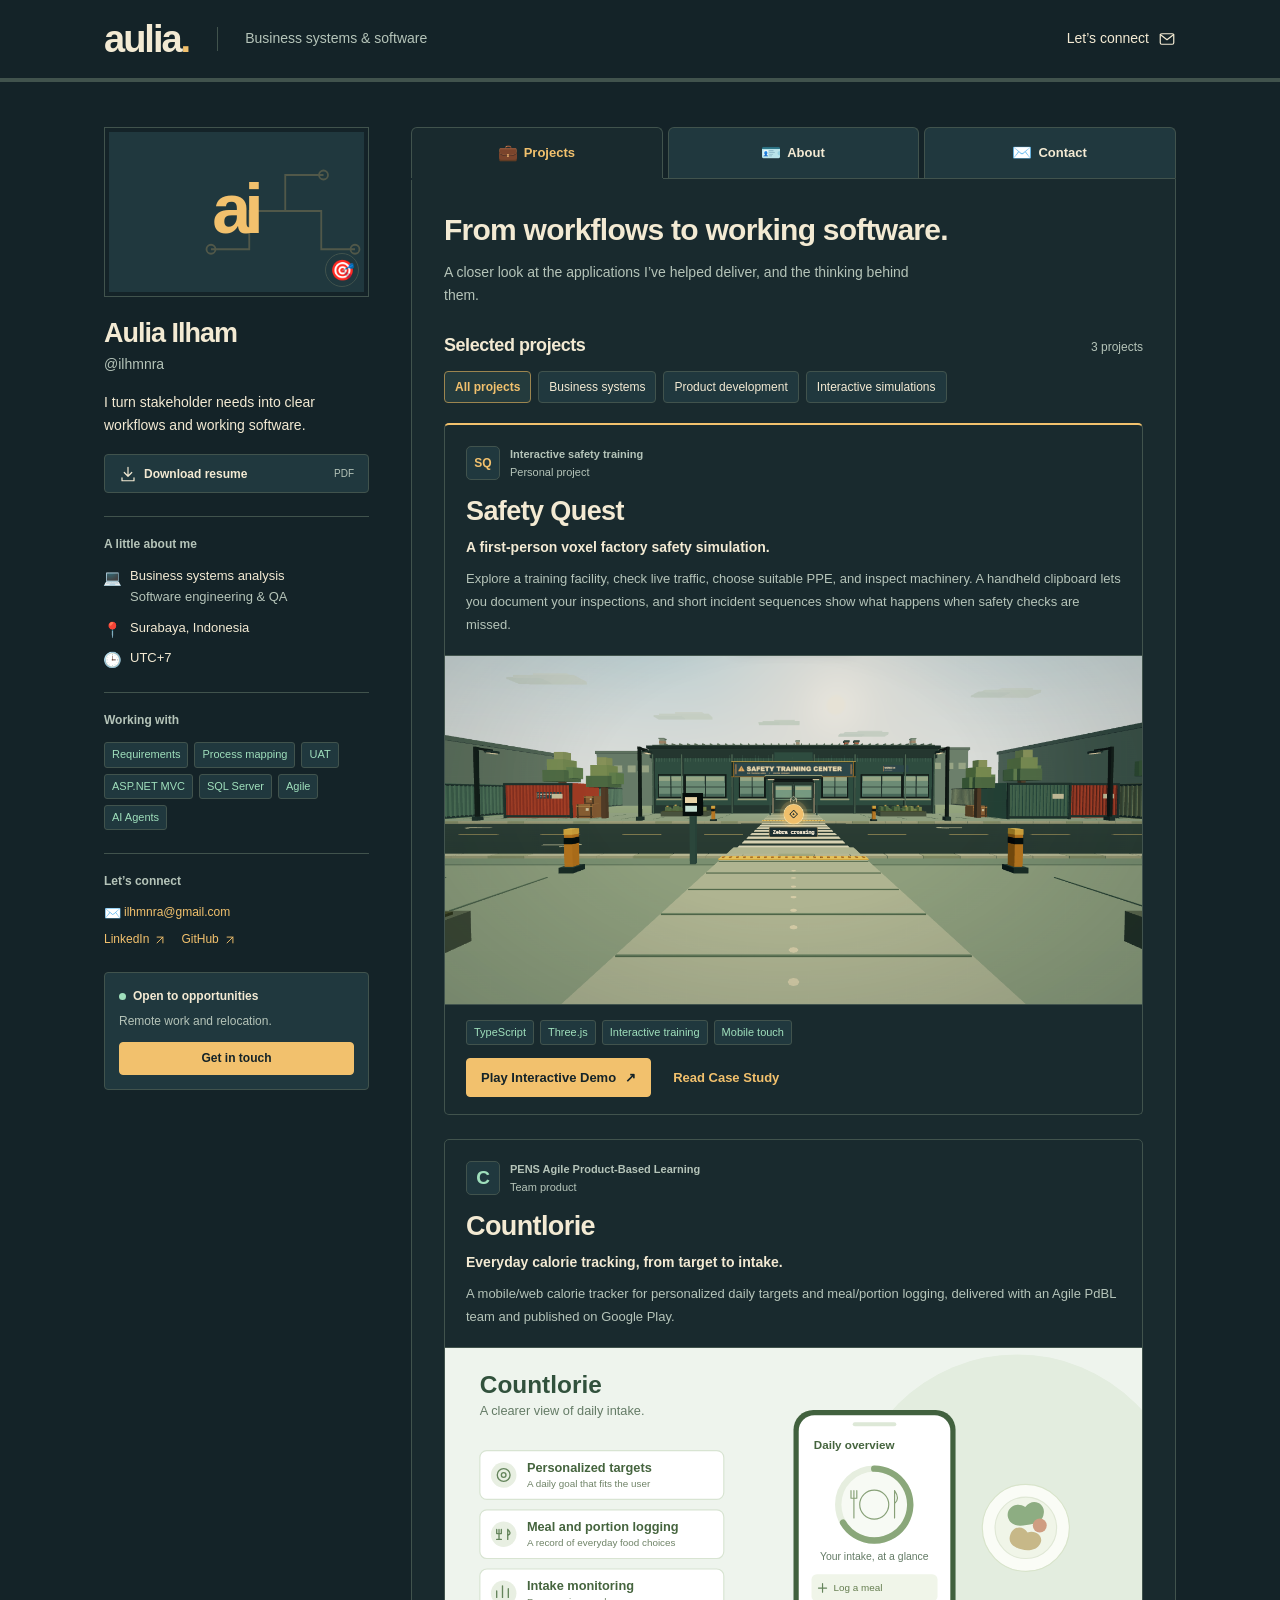
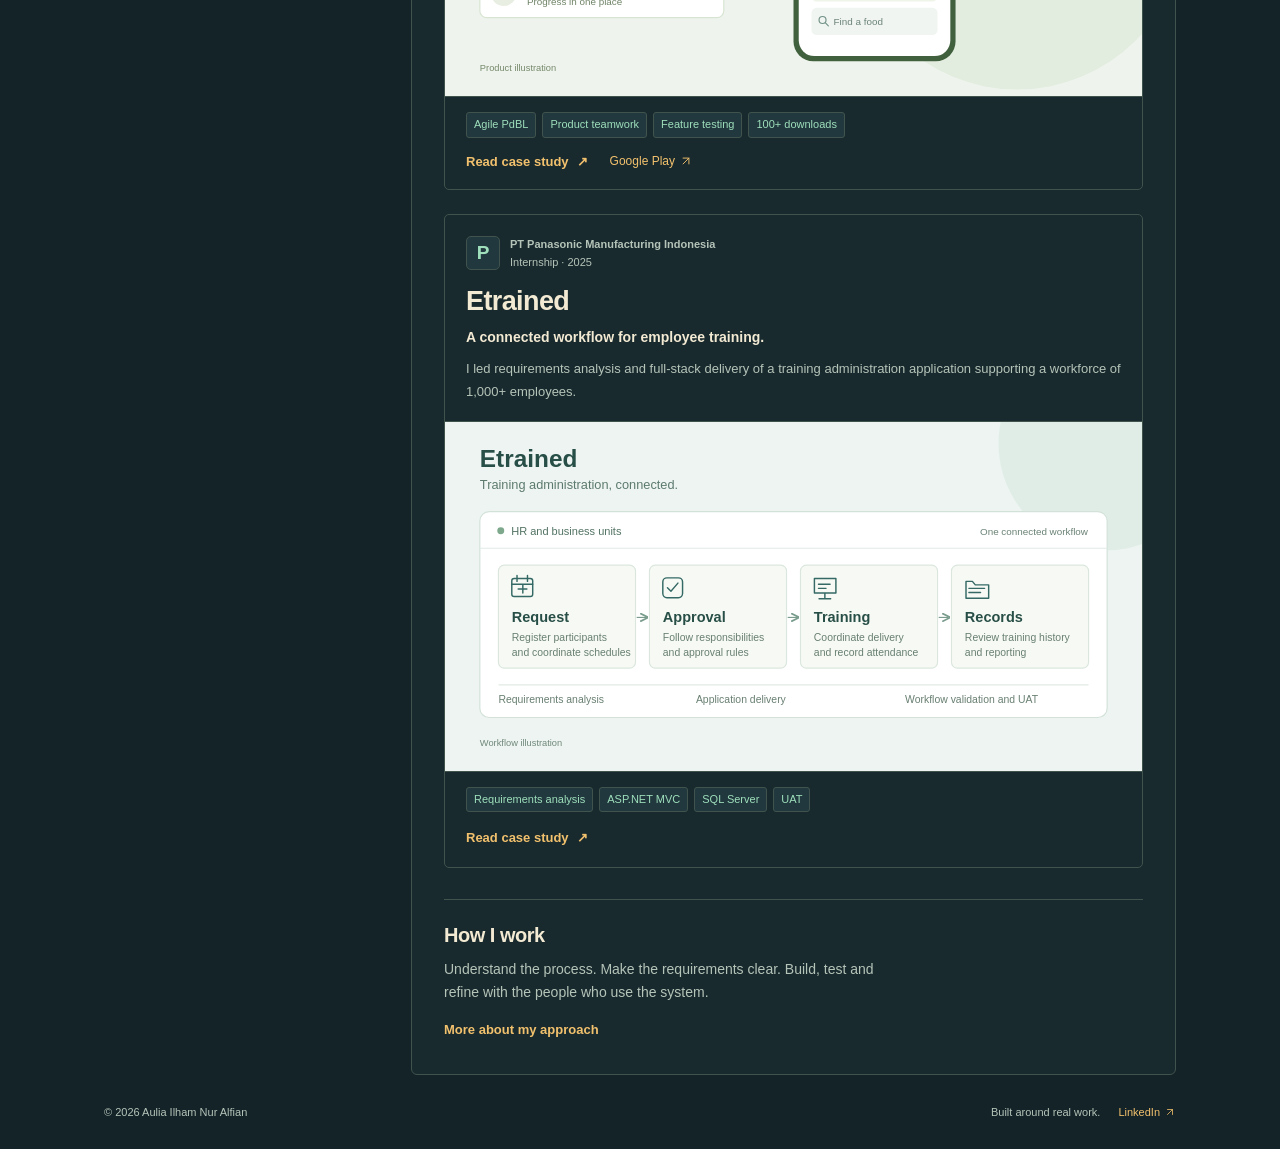
<file: index.html>
<!doctype html>
<html lang="en"><head><meta charset="utf-8"><meta name="viewport" content="width=device-width, initial-scale=1">
<title>Projects | Aulia Ilham</title><meta name="description" content="Business systems analysis and software engineering portfolio of Aulia Ilham. Explore Safety Quest, Countlorie, and Etrained at Panasonic.">
<meta name="theme-color" content="#142328"><link rel="canonical" href="https://ilhmnra.github.io/"><meta property="og:url" content="https://ilhmnra.github.io/"><meta property="og:type" content="website"><meta property="og:title" content="Projects | Aulia Ilham"><meta property="og:description" content="Business systems analysis and software engineering portfolio of Aulia Ilham. Explore Safety Quest, Countlorie, and Etrained at Panasonic.">
<link rel="icon" href="./assets/favicon.svg" type="image/svg+xml"><link rel="stylesheet" href="./assets/styles.css"><script src="./assets/site.js" defer></script></head>
<body><a class="skip-link" href="#main-content">Skip to content</a>
<header class="masthead"><div class="masthead-inner"><a class="wordmark" href="./" aria-label="Aulia Ilham home">aulia<span>.</span></a><p>Business systems &amp; software</p><a class="header-contact" href="mailto:ilhmnra@gmail.com">Let’s connect <svg class="icon" viewBox="0 0 24 24" fill="none" stroke="currentColor" stroke-width="1.6" stroke-linecap="round" stroke-linejoin="round" aria-hidden="true"><rect x="3" y="5" width="18" height="14" rx="2"/><path d="m3 6 9 7 9-7"/></svg></a></div></header>
<div class="layout"><aside class="profile" aria-label="About Aulia Ilham">
<div class="avatar" aria-hidden="true"><span>ai</span><svg viewBox="0 0 160 160"><path d="M16 106h34V72h32V40h34M82 72h32v34h30"/><circle cx="16" cy="106" r="4"/><circle cx="116" cy="40" r="4"/><circle cx="144" cy="106" r="4"/></svg><span class="avatar-badge">🎯</span></div>
<h2>Aulia Ilham</h2><p class="handle">@ilhmnra</p><p class="profile-intro">I turn stakeholder needs into clear workflows and working software.</p>
<a class="button secondary resume-button" href="./assets/Aulia-Ilham-Resume.pdf" download><svg class="icon" viewBox="0 0 24 24" fill="none" stroke="currentColor" stroke-width="1.6" stroke-linecap="round" stroke-linejoin="round" aria-hidden="true"><path d="M12 3v12m-5-5 5 5 5-5M4 17v4h16v-4"/></svg> Download resume <span class="file-type">PDF</span></a>
<section class="sidebar-section"><h3 class="sidebar-heading">A little about me</h3><div class="profile-details"><p><span class="emoji-icon" aria-hidden="true">💻</span> Business systems analysis<br><span>Software engineering &amp; QA</span></p><p><span class="emoji-icon" aria-hidden="true">📍</span> Surabaya, Indonesia</p><p><span class="emoji-icon" aria-hidden="true">🕒</span> UTC+7</p></div></section>
<section class="sidebar-section"><h3 class="sidebar-heading">Working with</h3><ul class="chips" aria-label="Topics"><li>Requirements</li><li>Process mapping</li><li>UAT</li><li>ASP.NET MVC</li><li>SQL Server</li><li>Agile</li><li>AI Agents</li></ul></section>
<section class="sidebar-section"><h3 class="sidebar-heading">Let’s connect</h3><div class="profile-links"><a href="mailto:ilhmnra@gmail.com"><span class="emoji-icon" aria-hidden="true">✉️</span> ilhmnra@gmail.com</a><a class="" href="https://www.linkedin.com/in/auliailham/" target="_blank" rel="noopener noreferrer">LinkedIn<svg class="icon" viewBox="0 0 24 24" fill="none" stroke="currentColor" stroke-width="1.6" stroke-linecap="round" stroke-linejoin="round" aria-hidden="true"><path d="M7 17 17 7M7 7h10v10"/></svg></a><a class="" href="https://github.com/ilhmnra" target="_blank" rel="noopener noreferrer">GitHub<svg class="icon" viewBox="0 0 24 24" fill="none" stroke="currentColor" stroke-width="1.6" stroke-linecap="round" stroke-linejoin="round" aria-hidden="true"><path d="M7 17 17 7M7 7h10v10"/></svg></a></div></section>
<div class="availability"><p><span class="status-dot" aria-hidden="true"></span>Open to opportunities</p><span>Remote work and relocation.</span><a class="button positive" href="./contact/">Get in touch</a></div></aside>
<div class="content-column"><nav class="tabs" aria-label="Portfolio sections"><a href="./" aria-current=page><span class="emoji-icon" aria-hidden="true">💼</span><span>Projects</span></a><a href="./about/" ><span class="emoji-icon" aria-hidden="true">🪪</span><span>About</span></a><a href="./contact/" ><span class="emoji-icon" aria-hidden="true">✉️</span><span>Contact</span></a></nav><main id="main-content" tabindex="-1">
<section class="page-heading"><h1>From workflows to working software.</h1><p>A closer look at the applications I’ve helped deliver, and the thinking behind them.</p></section>
<section class="project-collection" aria-labelledby="projects-heading"><div class="collection-heading"><h2 id="projects-heading">Selected projects</h2><span class="result-count" data-result-count aria-live="polite">3 projects</span></div>
<div class="filters" role="group" aria-label="Filter projects"><button class="filter" type="button" aria-pressed="true" data-filter="all">All projects</button><button class="filter" type="button" aria-pressed="false" data-filter="business">Business systems</button><button class="filter" type="button" aria-pressed="false" data-filter="product">Product development</button><button class="filter" type="button" aria-pressed="false" data-filter="interactive">Interactive simulations</button></div>
<article class="project-card safety-quest-card" data-category="interactive">
  <div class="project-card-copy">
    <div class="project-context"><span class="company-mark project-safety-mark" aria-hidden="true">SQ</span><span>Interactive safety training<small>Personal project</small></span></div>
    <h3><a href="projects/safety-quest/">Safety Quest</a></h3>
    <p class="project-subtitle">A first-person voxel factory safety simulation.</p>
    <p>Explore a training facility, check live traffic, choose suitable PPE, and inspect machinery. A handheld clipboard lets you document your inspections, and short incident sequences show what happens when safety checks are missed.</p>
  </div>
  <a class="project-visual safety-quest-visual" href="projects/safety-quest/" tabindex="-1" aria-hidden="true"><img src="assets/safety-quest-factory.png" alt="" width="1280" height="800" fetchpriority="high"></a>
  <div class="project-card-bottom">
    <ul class="chips" aria-label="Topics"><li>TypeScript</li><li>Three.js</li><li>Interactive training</li><li>Mobile touch</li></ul>
    <div class="project-actions"><a class="button primary" href="https://ilhmnra.github.io/safety-quest/">Play Interactive Demo <span aria-hidden="true">↗</span></a><a class="read-link" href="projects/safety-quest/">Read Case Study</a></div>
  </div>
</article>
<article class="project-card" data-category="product"><div class="project-card-copy"><div class="project-context"><span class="company-mark mint">C</span><span>PENS Agile Product-Based Learning<small>Team product</small></span></div><h3><a href="projects/countlorie/">Countlorie</a></h3><p class="project-subtitle">Everyday calorie tracking, from target to intake.</p><p>A mobile/web calorie tracker for personalized daily targets and meal/portion logging, delivered with an Agile PdBL team and published on Google Play.</p></div><a class="project-visual" href="projects/countlorie/" tabindex="-1" aria-hidden="true"><img src="assets/countlorie-overview.svg" alt="" width="1200" height="600" loading="lazy"></a><div class="project-card-bottom"><ul class="chips" aria-label="Topics"><li>Agile PdBL</li><li>Product teamwork</li><li>Feature testing</li><li>100+ downloads</li></ul><div class="project-actions"><a class="read-link" href="projects/countlorie/">Read case study <span aria-hidden="true">↗</span></a><a class="text-link" href="https://play.google.com/store/apps/details?id=com.agilepdbl.countlorie" target="_blank" rel="noopener noreferrer">Google Play<svg class="icon" viewBox="0 0 24 24" fill="none" stroke="currentColor" stroke-width="1.6" stroke-linecap="round" stroke-linejoin="round" aria-hidden="true"><path d="M7 17 17 7M7 7h10v10"/></svg></a></div></div></article>
<article class="project-card" data-category="business"><div class="project-card-copy"><div class="project-context"><span class="company-mark">P</span><span>PT Panasonic Manufacturing Indonesia<small>Internship · 2025</small></span></div><h3><a href="projects/etrained/">Etrained</a></h3><p class="project-subtitle">A connected workflow for employee training.</p><p>I led requirements analysis and full-stack delivery of a training administration application supporting a workforce of 1,000+ employees.</p></div><a class="project-visual" href="projects/etrained/" tabindex="-1" aria-hidden="true"><img src="assets/etrained-overview.svg" alt="" width="1200" height="600" loading="lazy"></a><div class="project-card-bottom"><ul class="chips" aria-label="Topics"><li>Requirements analysis</li><li>ASP.NET MVC</li><li>SQL Server</li><li>UAT</li></ul><a class="read-link" href="projects/etrained/">Read case study <span aria-hidden="true">↗</span></a></div></article>
</section>
<section class="closing-note"><h2>How I work</h2><p>Understand the process. Make the requirements clear. Build, test and refine with the people who use the system.</p><a href="about/">More about my approach</a></section></main></div></div>
<footer class="footer"><span>© <span data-current-year>2026</span> Aulia Ilham Nur Alfian</span><span>Built around real work.</span><a class="" href="https://www.linkedin.com/in/auliailham/" target="_blank" rel="noopener noreferrer">LinkedIn<svg class="icon" viewBox="0 0 24 24" fill="none" stroke="currentColor" stroke-width="1.6" stroke-linecap="round" stroke-linejoin="round" aria-hidden="true"><path d="M7 17 17 7M7 7h10v10"/></svg></a></footer></body></html>
</file>
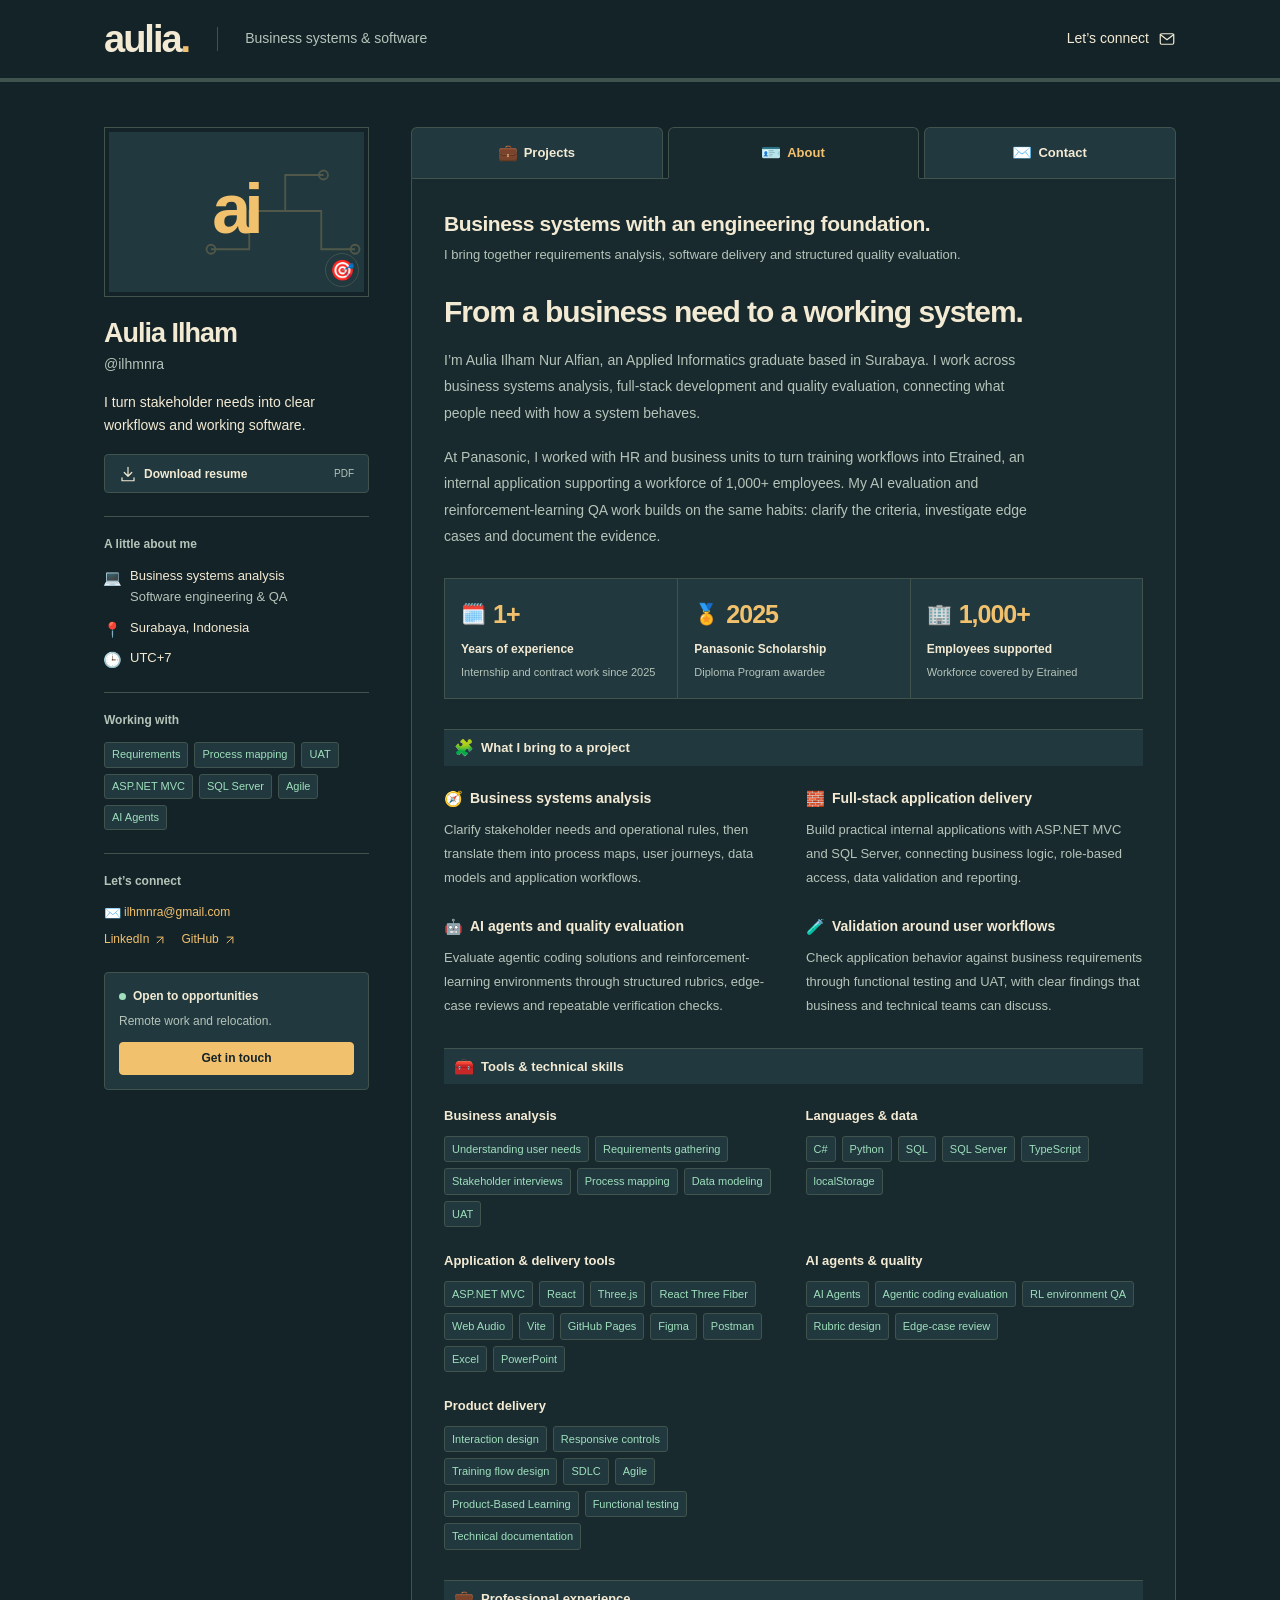
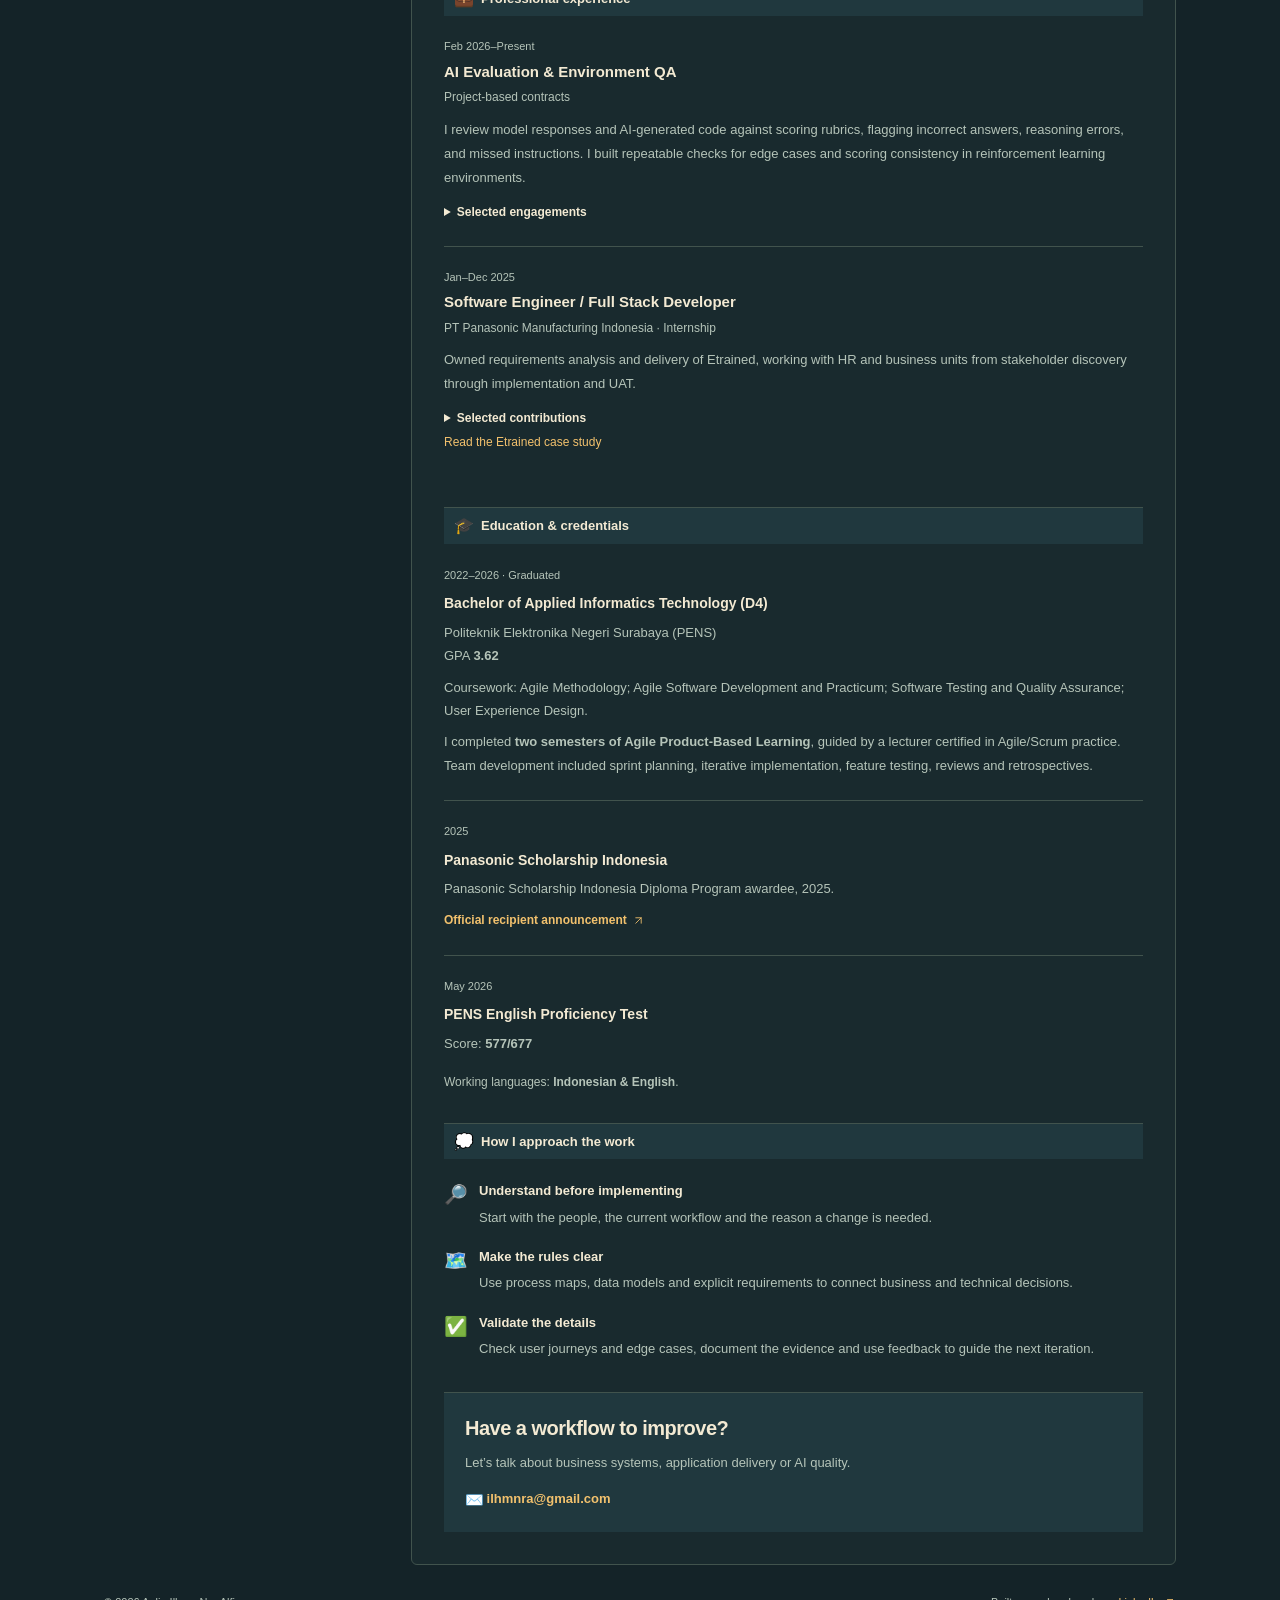
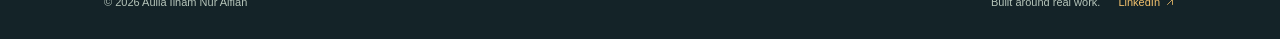
<file: about/index.html>
<!doctype html>
<html lang="en"><head><meta charset="utf-8"><meta name="viewport" content="width=device-width, initial-scale=1">
<title>About | Aulia Ilham</title><meta name="description" content="Business systems analysis, software engineering and AI evaluation experience, technical skills, PENS education and Panasonic Scholarship credentials.">
<meta name="theme-color" content="#142328"><link rel="canonical" href="https://ilhmnra.github.io/about/"><meta property="og:url" content="https://ilhmnra.github.io/about/"><meta property="og:type" content="website"><meta property="og:title" content="About | Aulia Ilham"><meta property="og:description" content="Business systems analysis, software engineering and AI evaluation experience, technical skills, PENS education and Panasonic Scholarship credentials.">
<link rel="icon" href="../assets/favicon.svg" type="image/svg+xml"><link rel="stylesheet" href="../assets/styles.css"><script src="../assets/site.js" defer></script></head>
<body><a class="skip-link" href="#main-content">Skip to content</a>
<header class="masthead"><div class="masthead-inner"><a class="wordmark" href="../" aria-label="Aulia Ilham home">aulia<span>.</span></a><p>Business systems &amp; software</p><a class="header-contact" href="mailto:ilhmnra@gmail.com">Let’s connect <svg class="icon" viewBox="0 0 24 24" fill="none" stroke="currentColor" stroke-width="1.6" stroke-linecap="round" stroke-linejoin="round" aria-hidden="true"><rect x="3" y="5" width="18" height="14" rx="2"/><path d="m3 6 9 7 9-7"/></svg></a></div></header>
<div class="layout"><aside class="profile" aria-label="About Aulia Ilham">
<div class="avatar" aria-hidden="true"><span>ai</span><svg viewBox="0 0 160 160"><path d="M16 106h34V72h32V40h34M82 72h32v34h30"/><circle cx="16" cy="106" r="4"/><circle cx="116" cy="40" r="4"/><circle cx="144" cy="106" r="4"/></svg><span class="avatar-badge">🎯</span></div>
<h2>Aulia Ilham</h2><p class="handle">@ilhmnra</p><p class="profile-intro">I turn stakeholder needs into clear workflows and working software.</p>
<a class="button secondary resume-button" href="../assets/Aulia-Ilham-Resume.pdf" download><svg class="icon" viewBox="0 0 24 24" fill="none" stroke="currentColor" stroke-width="1.6" stroke-linecap="round" stroke-linejoin="round" aria-hidden="true"><path d="M12 3v12m-5-5 5 5 5-5M4 17v4h16v-4"/></svg> Download resume <span class="file-type">PDF</span></a>
<section class="sidebar-section"><h3 class="sidebar-heading">A little about me</h3><div class="profile-details"><p><span class="emoji-icon" aria-hidden="true">💻</span> Business systems analysis<br><span>Software engineering &amp; QA</span></p><p><span class="emoji-icon" aria-hidden="true">📍</span> Surabaya, Indonesia</p><p><span class="emoji-icon" aria-hidden="true">🕒</span> UTC+7</p></div></section>
<section class="sidebar-section"><h3 class="sidebar-heading">Working with</h3><ul class="chips" aria-label="Topics"><li>Requirements</li><li>Process mapping</li><li>UAT</li><li>ASP.NET MVC</li><li>SQL Server</li><li>Agile</li><li>AI Agents</li></ul></section>
<section class="sidebar-section"><h3 class="sidebar-heading">Let’s connect</h3><div class="profile-links"><a href="mailto:ilhmnra@gmail.com"><span class="emoji-icon" aria-hidden="true">✉️</span> ilhmnra@gmail.com</a><a class="" href="https://www.linkedin.com/in/auliailham/" target="_blank" rel="noopener noreferrer">LinkedIn<svg class="icon" viewBox="0 0 24 24" fill="none" stroke="currentColor" stroke-width="1.6" stroke-linecap="round" stroke-linejoin="round" aria-hidden="true"><path d="M7 17 17 7M7 7h10v10"/></svg></a><a class="" href="https://github.com/ilhmnra" target="_blank" rel="noopener noreferrer">GitHub<svg class="icon" viewBox="0 0 24 24" fill="none" stroke="currentColor" stroke-width="1.6" stroke-linecap="round" stroke-linejoin="round" aria-hidden="true"><path d="M7 17 17 7M7 7h10v10"/></svg></a></div></section>
<div class="availability"><p><span class="status-dot" aria-hidden="true"></span>Open to opportunities</p><span>Remote work and relocation.</span><a class="button positive" href="../contact/">Get in touch</a></div></aside>
<div class="content-column"><nav class="tabs" aria-label="Portfolio sections"><a href="../" ><span class="emoji-icon" aria-hidden="true">💼</span><span>Projects</span></a><a href="../about/" aria-current=page><span class="emoji-icon" aria-hidden="true">🪪</span><span>About</span></a><a href="../contact/" ><span class="emoji-icon" aria-hidden="true">✉️</span><span>Contact</span></a></nav><main id="main-content" tabindex="-1"><section class="about-intro"><h1>Business systems with an engineering foundation.</h1><p>I bring together requirements analysis, software delivery and structured quality evaluation.</p></section>
<section class="about-story"><h2>From a business need to a working system.</h2><p>I’m Aulia Ilham Nur Alfian, an Applied Informatics graduate based in Surabaya. I work across business systems analysis, full-stack development and quality evaluation, connecting what people need with how a system behaves.</p><p>At Panasonic, I worked with HR and business units to turn training workflows into Etrained, an internal application supporting a workforce of 1,000+ employees. My AI evaluation and reinforcement-learning QA work builds on the same habits: clarify the criteria, investigate edge cases and document the evidence.</p></section>
<section class="career-highlights" aria-label="Selected career highlights"><div><span class="highlight-icon" aria-hidden="true">🗓️</span><strong>1+</strong><h3>Years of experience</h3><p>Internship and contract work since 2025</p></div><div><span class="highlight-icon" aria-hidden="true">🏅</span><strong>2025</strong><h3>Panasonic Scholarship</h3><p>Diploma Program awardee</p></div><div><span class="highlight-icon" aria-hidden="true">🏢</span><strong>1,000+</strong><h3>Employees supported</h3><p>Workforce covered by Etrained</p></div></section>
<section class="about-section" aria-labelledby="capabilities-heading"><h2 id="capabilities-heading"><span class="emoji-icon" aria-hidden="true">🧩</span> What I bring to a project</h2><div class="capability-grid"><article><h3><span class="emoji-icon" aria-hidden="true">🧭</span> Business systems analysis</h3><p>Clarify stakeholder needs and operational rules, then translate them into process maps, user journeys, data models and application workflows.</p></article><article><h3><span class="emoji-icon" aria-hidden="true">🧱</span> Full-stack application delivery</h3><p>Build practical internal applications with ASP.NET MVC and SQL Server, connecting business logic, role-based access, data validation and reporting.</p></article><article><h3><span class="emoji-icon" aria-hidden="true">🤖</span> AI agents and quality evaluation</h3><p>Evaluate agentic coding solutions and reinforcement-learning environments through structured rubrics, edge-case reviews and repeatable verification checks.</p></article><article><h3><span class="emoji-icon" aria-hidden="true">🧪</span> Validation around user workflows</h3><p>Check application behavior against business requirements through functional testing and UAT, with clear findings that business and technical teams can discuss.</p></article></div></section>
<section class="about-section" aria-labelledby="tools-heading"><h2 id="tools-heading"><span class="emoji-icon" aria-hidden="true">🧰</span> Tools &amp; technical skills</h2><div class="tool-groups"><section><h3>Business analysis</h3><ul class="chips" aria-label="Topics"><li>Understanding user needs</li><li>Requirements gathering</li><li>Stakeholder interviews</li><li>Process mapping</li><li>Data modeling</li><li>UAT</li></ul></section><section><h3>Languages &amp; data</h3><ul class="chips" aria-label="Topics"><li>C#</li><li>Python</li><li>SQL</li><li>SQL Server</li><li>TypeScript</li><li>localStorage</li></ul></section><section><h3>Application &amp; delivery tools</h3><ul class="chips" aria-label="Topics"><li>ASP.NET MVC</li><li>React</li><li>Three.js</li><li>React Three Fiber</li><li>Web Audio</li><li>Vite</li><li>GitHub Pages</li><li>Figma</li><li>Postman</li><li>Excel</li><li>PowerPoint</li></ul></section><section><h3>AI agents &amp; quality</h3><ul class="chips" aria-label="Topics"><li>AI Agents</li><li>Agentic coding evaluation</li><li>RL environment QA</li><li>Rubric design</li><li>Edge-case review</li></ul></section><section><h3>Product delivery</h3><ul class="chips" aria-label="Topics"><li>Interaction design</li><li>Responsive controls</li><li>Training flow design</li><li>SDLC</li><li>Agile</li><li>Product-Based Learning</li><li>Functional testing</li><li>Technical documentation</li></ul></section></div></section><section class="about-section" id="experience" aria-labelledby="experience-heading"><h2 id="experience-heading"><span class="emoji-icon" aria-hidden="true">💼</span> Professional experience</h2><ol class="career-list">
  <li>
    <div class="career-top"><time datetime="2026-02">Feb 2026&ndash;Present</time></div>
    <h3>AI Evaluation &amp; Environment QA</h3>
    <p class="career-company">Project-based contracts</p>
    <p class="career-summary">I review model responses and AI-generated code against scoring rubrics, flagging incorrect answers, reasoning errors, and missed instructions. I built repeatable checks for edge cases and scoring consistency in reinforcement learning environments.</p>
    <details>
      <summary>Selected engagements</summary>
      <ul>
        <li><strong>Mercor</strong> &middot; Mar 2026&ndash;Present</li>
        <li><strong>Tensium</strong> &middot; Jul 2026</li>
        <li><strong>Alignerr</strong> &middot; Jun&ndash;Jul 2026</li>
        <li><strong>Turing</strong> &middot; Apr&ndash;Jun 2026</li>
        <li><strong>DataAnnotation</strong> &middot; Feb&ndash;May 2026</li>
      </ul>
    </details>
  </li>
  <li><div class="career-top"><time>Jan–Dec 2025</time></div><h3>Software Engineer / Full Stack Developer</h3><p class="career-company">PT Panasonic Manufacturing Indonesia <span>· Internship</span></p><p class="career-summary">Owned requirements analysis and delivery of Etrained, working with HR and business units from stakeholder discovery through implementation and UAT.</p><details><summary>Selected contributions</summary><ul><li>Led requirements discovery with HR and business units; documented process maps, approval rules and data models.</li><li>Delivered Etrained from stakeholder discovery through implementation, functional testing and UAT.</li><li>Connected scheduling, registration, approvals and training records with Excel validation, dashboards and PDF reporting.</li></ul></details><a class="text-link" href="../projects/etrained/">Read the Etrained case study</a></li></ol></section><section class="about-section" aria-labelledby="education-heading"><h2 id="education-heading"><span class="emoji-icon" aria-hidden="true">🎓</span> Education &amp; credentials</h2><div class="education-list"><article><p class="education-date">2022–2026 · Graduated</p><h3>Bachelor of Applied Informatics Technology (D4)</h3><p>Politeknik Elektronika Negeri Surabaya (PENS)<br>GPA <strong>3.62</strong></p><p>Coursework: Agile Methodology; Agile Software Development and Practicum; Software Testing and Quality Assurance; User Experience Design.</p><p>I completed <strong>two semesters of Agile Product-Based Learning</strong>, guided by a lecturer certified in Agile/Scrum practice. Team development included sprint planning, iterative implementation, feature testing, reviews and retrospectives.</p></article><article><p class="education-date">2025</p><h3>Panasonic Scholarship Indonesia</h3><p>Panasonic Scholarship Indonesia Diploma Program awardee, 2025.</p><a class="" href="https://www.panasonic.com/id/corporate/news/articles/28-07-2025-panasonic-scholarship-asia.html" target="_blank" rel="noopener noreferrer">Official recipient announcement<svg class="icon" viewBox="0 0 24 24" fill="none" stroke="currentColor" stroke-width="1.6" stroke-linecap="round" stroke-linejoin="round" aria-hidden="true"><path d="M7 17 17 7M7 7h10v10"/></svg></a></article><article><p class="education-date">May 2026</p><h3>PENS English Proficiency Test</h3><p>Score: <strong>577/677</strong></p></article></div><p class="working-languages">Working languages: <strong>Indonesian &amp; English</strong>.</p></section>
<section class="about-section" aria-labelledby="approach-heading"><h2 id="approach-heading"><span class="emoji-icon" aria-hidden="true">💭</span> How I approach the work</h2><ul class="principles-list"><li><span class="principle-icon" aria-hidden="true">🔎</span><div><h3>Understand before implementing</h3><p>Start with the people, the current workflow and the reason a change is needed.</p></div></li><li><span class="principle-icon" aria-hidden="true">🗺️</span><div><h3>Make the rules clear</h3><p>Use process maps, data models and explicit requirements to connect business and technical decisions.</p></div></li><li><span class="principle-icon" aria-hidden="true">✅</span><div><h3>Validate the details</h3><p>Check user journeys and edge cases, document the evidence and use feedback to guide the next iteration.</p></div></li></ul></section>
<section class="about-cta"><h2>Have a workflow to improve?</h2><p>Let’s talk about business systems, application delivery or AI quality.</p><a href="mailto:ilhmnra@gmail.com"><span class="emoji-icon" aria-hidden="true">✉️</span> ilhmnra@gmail.com</a></section></main></div></div>
<footer class="footer"><span>© <span data-current-year>2026</span> Aulia Ilham Nur Alfian</span><span>Built around real work.</span><a class="" href="https://www.linkedin.com/in/auliailham/" target="_blank" rel="noopener noreferrer">LinkedIn<svg class="icon" viewBox="0 0 24 24" fill="none" stroke="currentColor" stroke-width="1.6" stroke-linecap="round" stroke-linejoin="round" aria-hidden="true"><path d="M7 17 17 7M7 7h10v10"/></svg></a></footer></body></html>
</file>
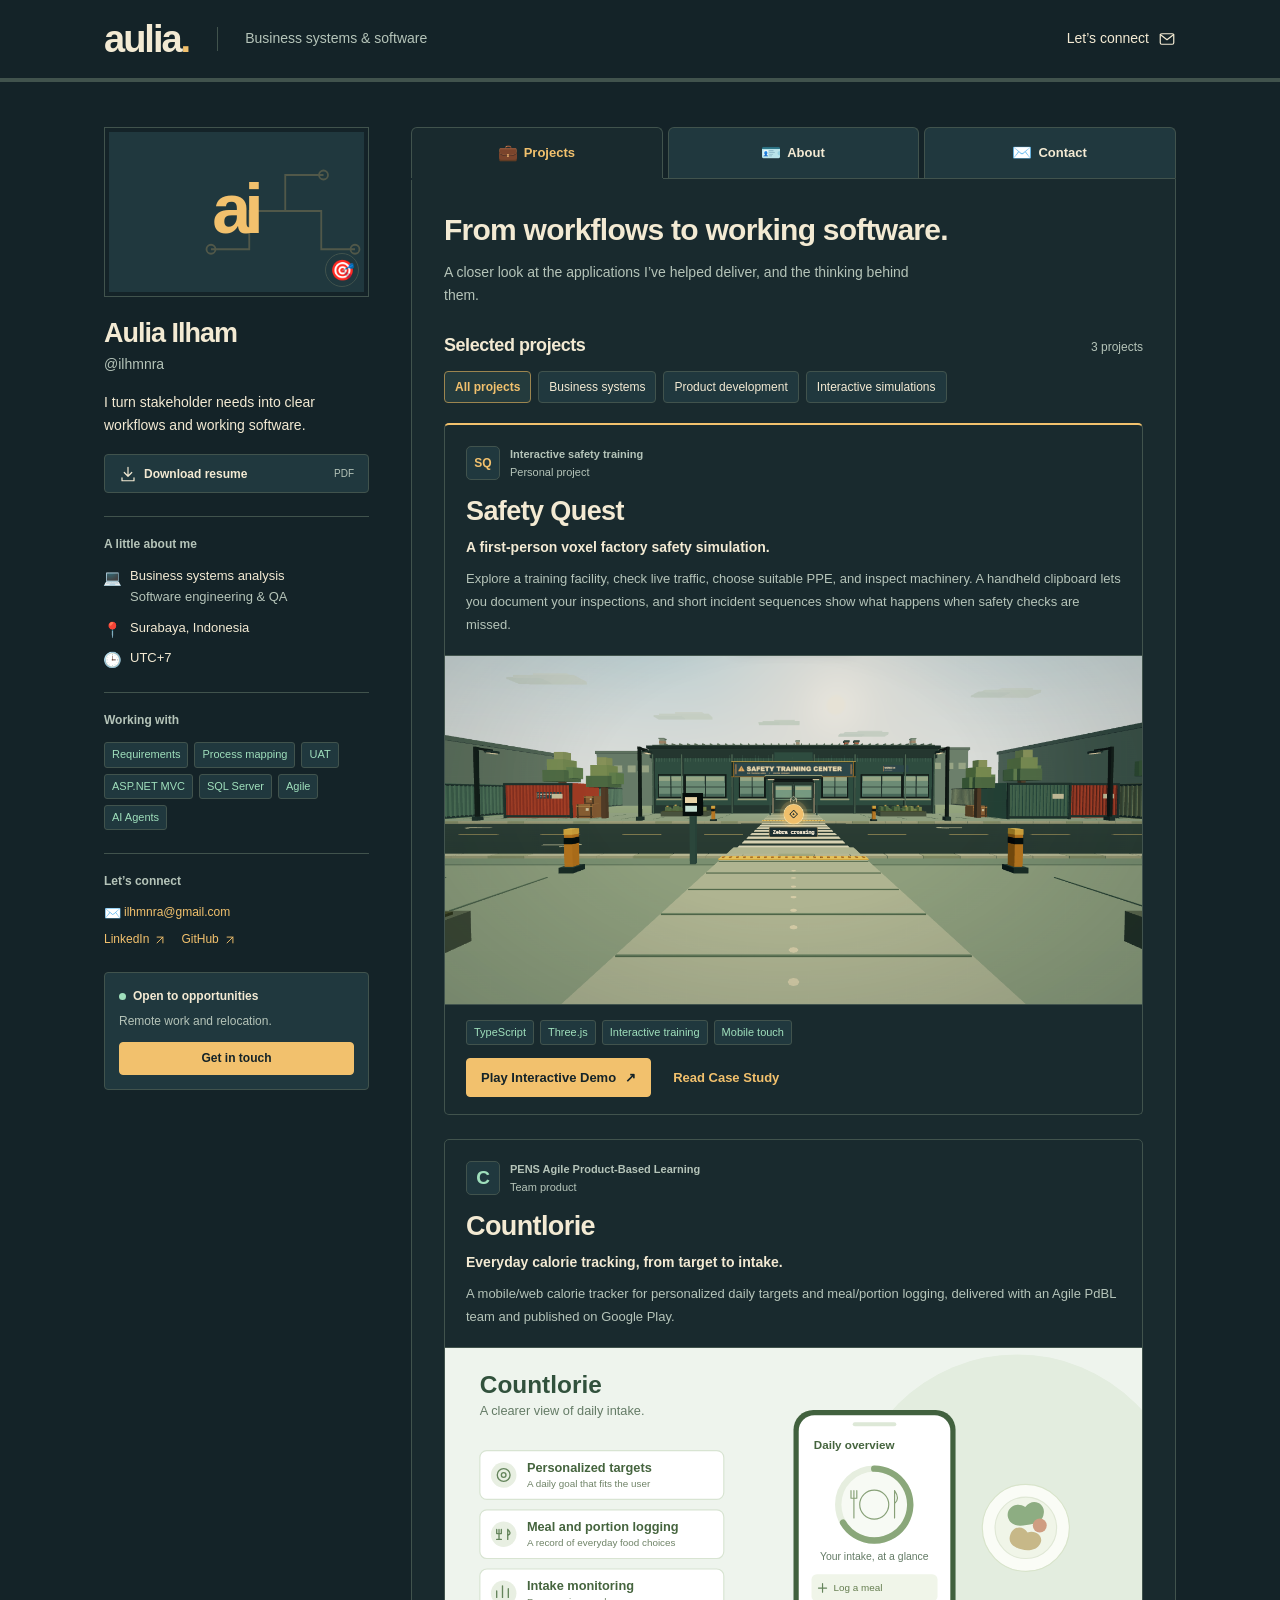
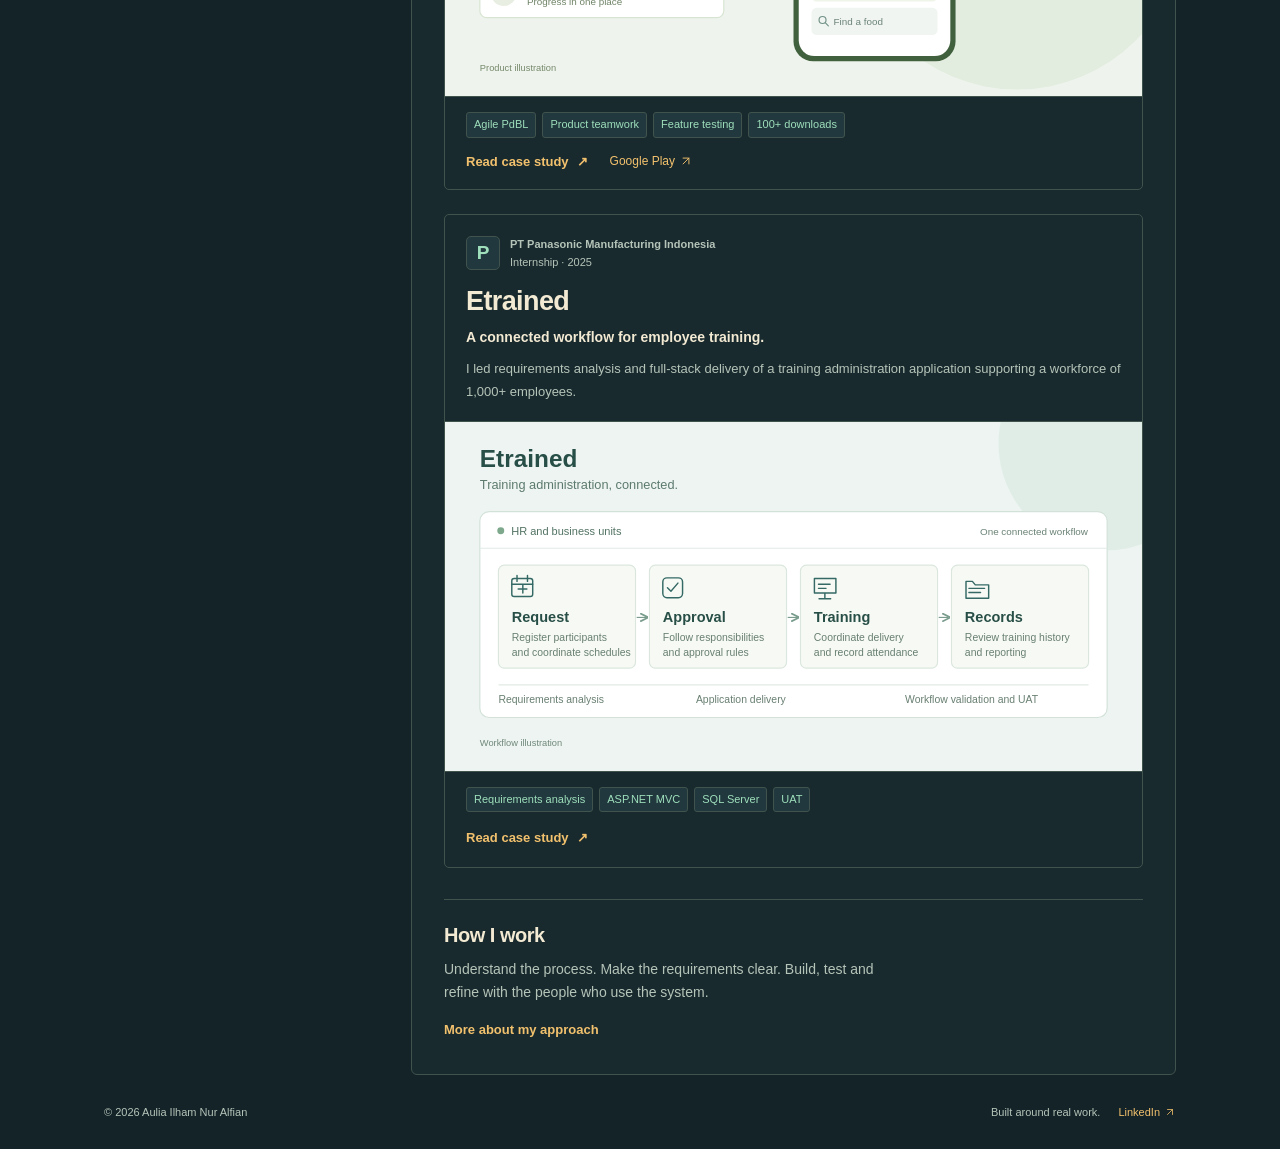
<file: aulia-ilham-portfolio/index.html>
<!doctype html><html lang="en"><head><meta charset="utf-8"><meta name="viewport" content="width=device-width,initial-scale=1"><title>Page moved | Aulia Ilham</title><link rel="canonical" href="https://ilhmnra.github.io/"><meta http-equiv="refresh" content="0; url=https://ilhmnra.github.io/"><script>location.replace('https://ilhmnra.github.io/');</script></head><body><h1>This page has moved</h1><p><a href="https://ilhmnra.github.io/">Continue to Aulia Ilham’s portfolio</a></p></body></html>
</file>
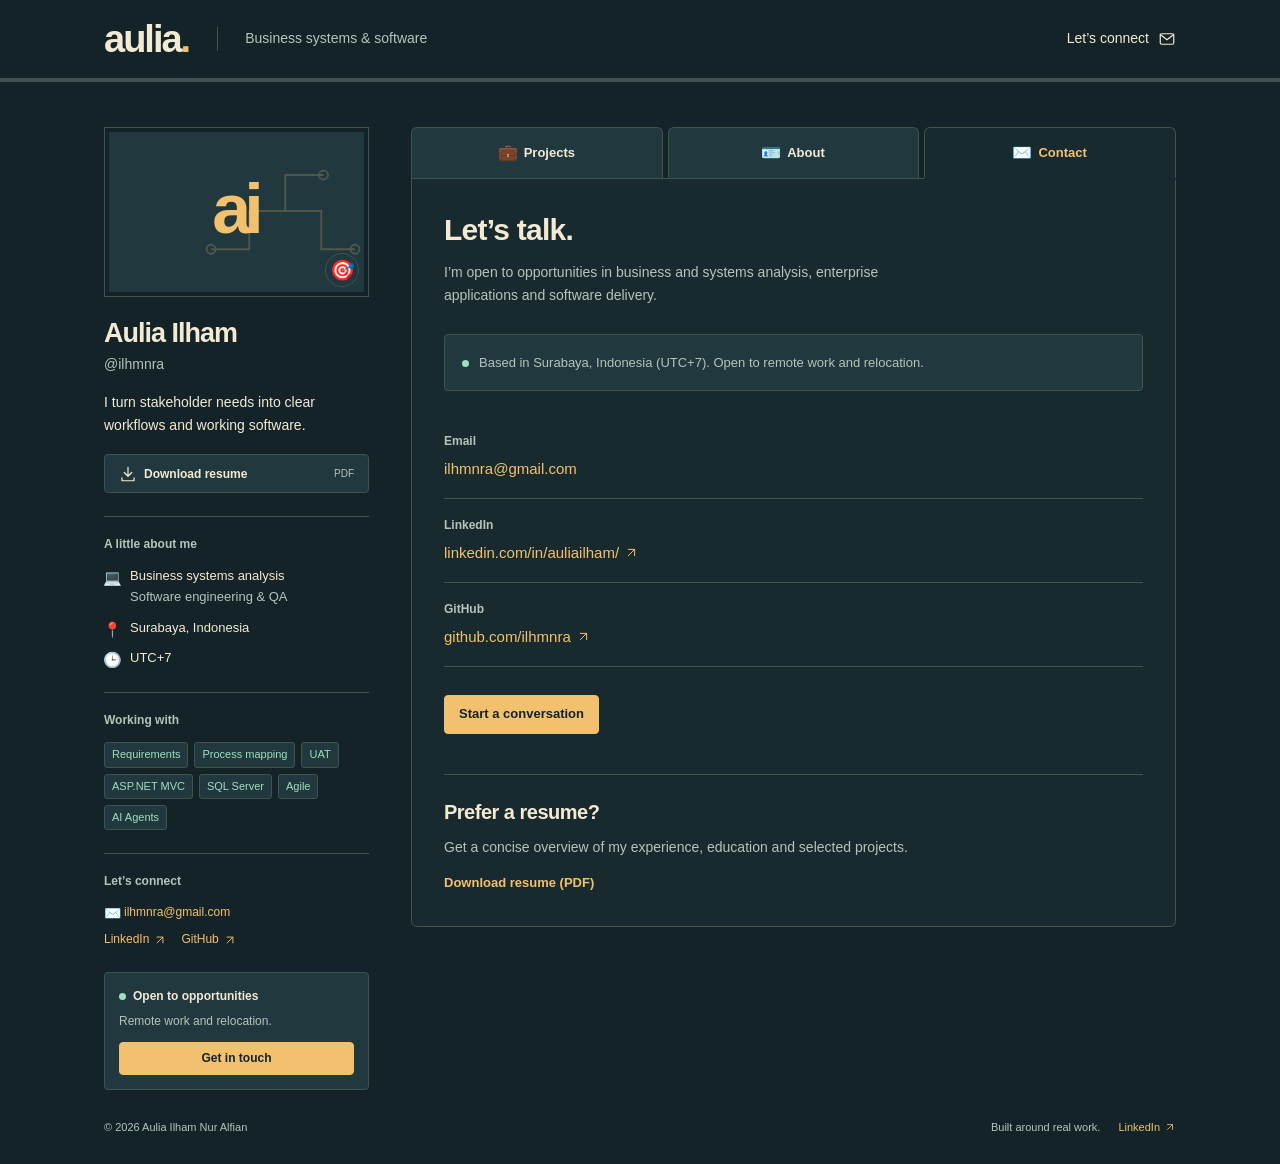
<file: contact/index.html>
<!doctype html>
<html lang="en"><head><meta charset="utf-8"><meta name="viewport" content="width=device-width, initial-scale=1">
<title>Contact | Aulia Ilham</title><meta name="description" content="Contact Aulia Ilham for business systems analysis, enterprise application and software engineering opportunities.">
<meta name="theme-color" content="#142328"><link rel="canonical" href="https://ilhmnra.github.io/contact/"><meta property="og:url" content="https://ilhmnra.github.io/contact/"><meta property="og:type" content="website"><meta property="og:title" content="Contact | Aulia Ilham"><meta property="og:description" content="Contact Aulia Ilham for business systems analysis, enterprise application and software engineering opportunities.">
<link rel="icon" href="../assets/favicon.svg" type="image/svg+xml"><link rel="stylesheet" href="../assets/styles.css"><script src="../assets/site.js" defer></script></head>
<body><a class="skip-link" href="#main-content">Skip to content</a>
<header class="masthead"><div class="masthead-inner"><a class="wordmark" href="../" aria-label="Aulia Ilham home">aulia<span>.</span></a><p>Business systems &amp; software</p><a class="header-contact" href="mailto:ilhmnra@gmail.com">Let’s connect <svg class="icon" viewBox="0 0 24 24" fill="none" stroke="currentColor" stroke-width="1.6" stroke-linecap="round" stroke-linejoin="round" aria-hidden="true"><rect x="3" y="5" width="18" height="14" rx="2"/><path d="m3 6 9 7 9-7"/></svg></a></div></header>
<div class="layout"><aside class="profile" aria-label="About Aulia Ilham">
<div class="avatar" aria-hidden="true"><span>ai</span><svg viewBox="0 0 160 160"><path d="M16 106h34V72h32V40h34M82 72h32v34h30"/><circle cx="16" cy="106" r="4"/><circle cx="116" cy="40" r="4"/><circle cx="144" cy="106" r="4"/></svg><span class="avatar-badge">🎯</span></div>
<h2>Aulia Ilham</h2><p class="handle">@ilhmnra</p><p class="profile-intro">I turn stakeholder needs into clear workflows and working software.</p>
<a class="button secondary resume-button" href="../assets/Aulia-Ilham-Resume.pdf" download><svg class="icon" viewBox="0 0 24 24" fill="none" stroke="currentColor" stroke-width="1.6" stroke-linecap="round" stroke-linejoin="round" aria-hidden="true"><path d="M12 3v12m-5-5 5 5 5-5M4 17v4h16v-4"/></svg> Download resume <span class="file-type">PDF</span></a>
<section class="sidebar-section"><h3 class="sidebar-heading">A little about me</h3><div class="profile-details"><p><span class="emoji-icon" aria-hidden="true">💻</span> Business systems analysis<br><span>Software engineering &amp; QA</span></p><p><span class="emoji-icon" aria-hidden="true">📍</span> Surabaya, Indonesia</p><p><span class="emoji-icon" aria-hidden="true">🕒</span> UTC+7</p></div></section>
<section class="sidebar-section"><h3 class="sidebar-heading">Working with</h3><ul class="chips" aria-label="Topics"><li>Requirements</li><li>Process mapping</li><li>UAT</li><li>ASP.NET MVC</li><li>SQL Server</li><li>Agile</li><li>AI Agents</li></ul></section>
<section class="sidebar-section"><h3 class="sidebar-heading">Let’s connect</h3><div class="profile-links"><a href="mailto:ilhmnra@gmail.com"><span class="emoji-icon" aria-hidden="true">✉️</span> ilhmnra@gmail.com</a><a class="" href="https://www.linkedin.com/in/auliailham/" target="_blank" rel="noopener noreferrer">LinkedIn<svg class="icon" viewBox="0 0 24 24" fill="none" stroke="currentColor" stroke-width="1.6" stroke-linecap="round" stroke-linejoin="round" aria-hidden="true"><path d="M7 17 17 7M7 7h10v10"/></svg></a><a class="" href="https://github.com/ilhmnra" target="_blank" rel="noopener noreferrer">GitHub<svg class="icon" viewBox="0 0 24 24" fill="none" stroke="currentColor" stroke-width="1.6" stroke-linecap="round" stroke-linejoin="round" aria-hidden="true"><path d="M7 17 17 7M7 7h10v10"/></svg></a></div></section>
<div class="availability"><p><span class="status-dot" aria-hidden="true"></span>Open to opportunities</p><span>Remote work and relocation.</span><a class="button positive" href="../contact/">Get in touch</a></div></aside>
<div class="content-column"><nav class="tabs" aria-label="Portfolio sections"><a href="../" ><span class="emoji-icon" aria-hidden="true">💼</span><span>Projects</span></a><a href="../about/" ><span class="emoji-icon" aria-hidden="true">🪪</span><span>About</span></a><a href="../contact/" aria-current=page><span class="emoji-icon" aria-hidden="true">✉️</span><span>Contact</span></a></nav><main id="main-content" tabindex="-1"><section class="page-heading"><h1>Let’s talk.</h1><p>I’m open to opportunities in business and systems analysis, enterprise applications and software delivery.</p></section><div class="contact-intro"><span class="status-dot" aria-hidden="true"></span><p>Based in Surabaya, Indonesia (UTC+7). Open to remote work and relocation.</p></div><dl class="contact-list"><div><dt>Email</dt><dd><a href="mailto:ilhmnra@gmail.com">ilhmnra@gmail.com</a></dd></div><div><dt>LinkedIn</dt><dd><a class="" href="https://www.linkedin.com/in/auliailham/" target="_blank" rel="noopener noreferrer">linkedin.com/in/auliailham/<svg class="icon" viewBox="0 0 24 24" fill="none" stroke="currentColor" stroke-width="1.6" stroke-linecap="round" stroke-linejoin="round" aria-hidden="true"><path d="M7 17 17 7M7 7h10v10"/></svg></a></dd></div><div><dt>GitHub</dt><dd><a class="" href="https://github.com/ilhmnra" target="_blank" rel="noopener noreferrer">github.com/ilhmnra<svg class="icon" viewBox="0 0 24 24" fill="none" stroke="currentColor" stroke-width="1.6" stroke-linecap="round" stroke-linejoin="round" aria-hidden="true"><path d="M7 17 17 7M7 7h10v10"/></svg></a></dd></div></dl><a class="button primary" href="mailto:ilhmnra@gmail.com">Start a conversation</a><section class="resume-note"><h2>Prefer a resume?</h2><p>Get a concise overview of my experience, education and selected projects.</p><a href="../assets/Aulia-Ilham-Resume.pdf" download>Download resume (PDF)</a></section></main></div></div>
<footer class="footer"><span>© <span data-current-year>2026</span> Aulia Ilham Nur Alfian</span><span>Built around real work.</span><a class="" href="https://www.linkedin.com/in/auliailham/" target="_blank" rel="noopener noreferrer">LinkedIn<svg class="icon" viewBox="0 0 24 24" fill="none" stroke="currentColor" stroke-width="1.6" stroke-linecap="round" stroke-linejoin="round" aria-hidden="true"><path d="M7 17 17 7M7 7h10v10"/></svg></a></footer></body></html>
</file>
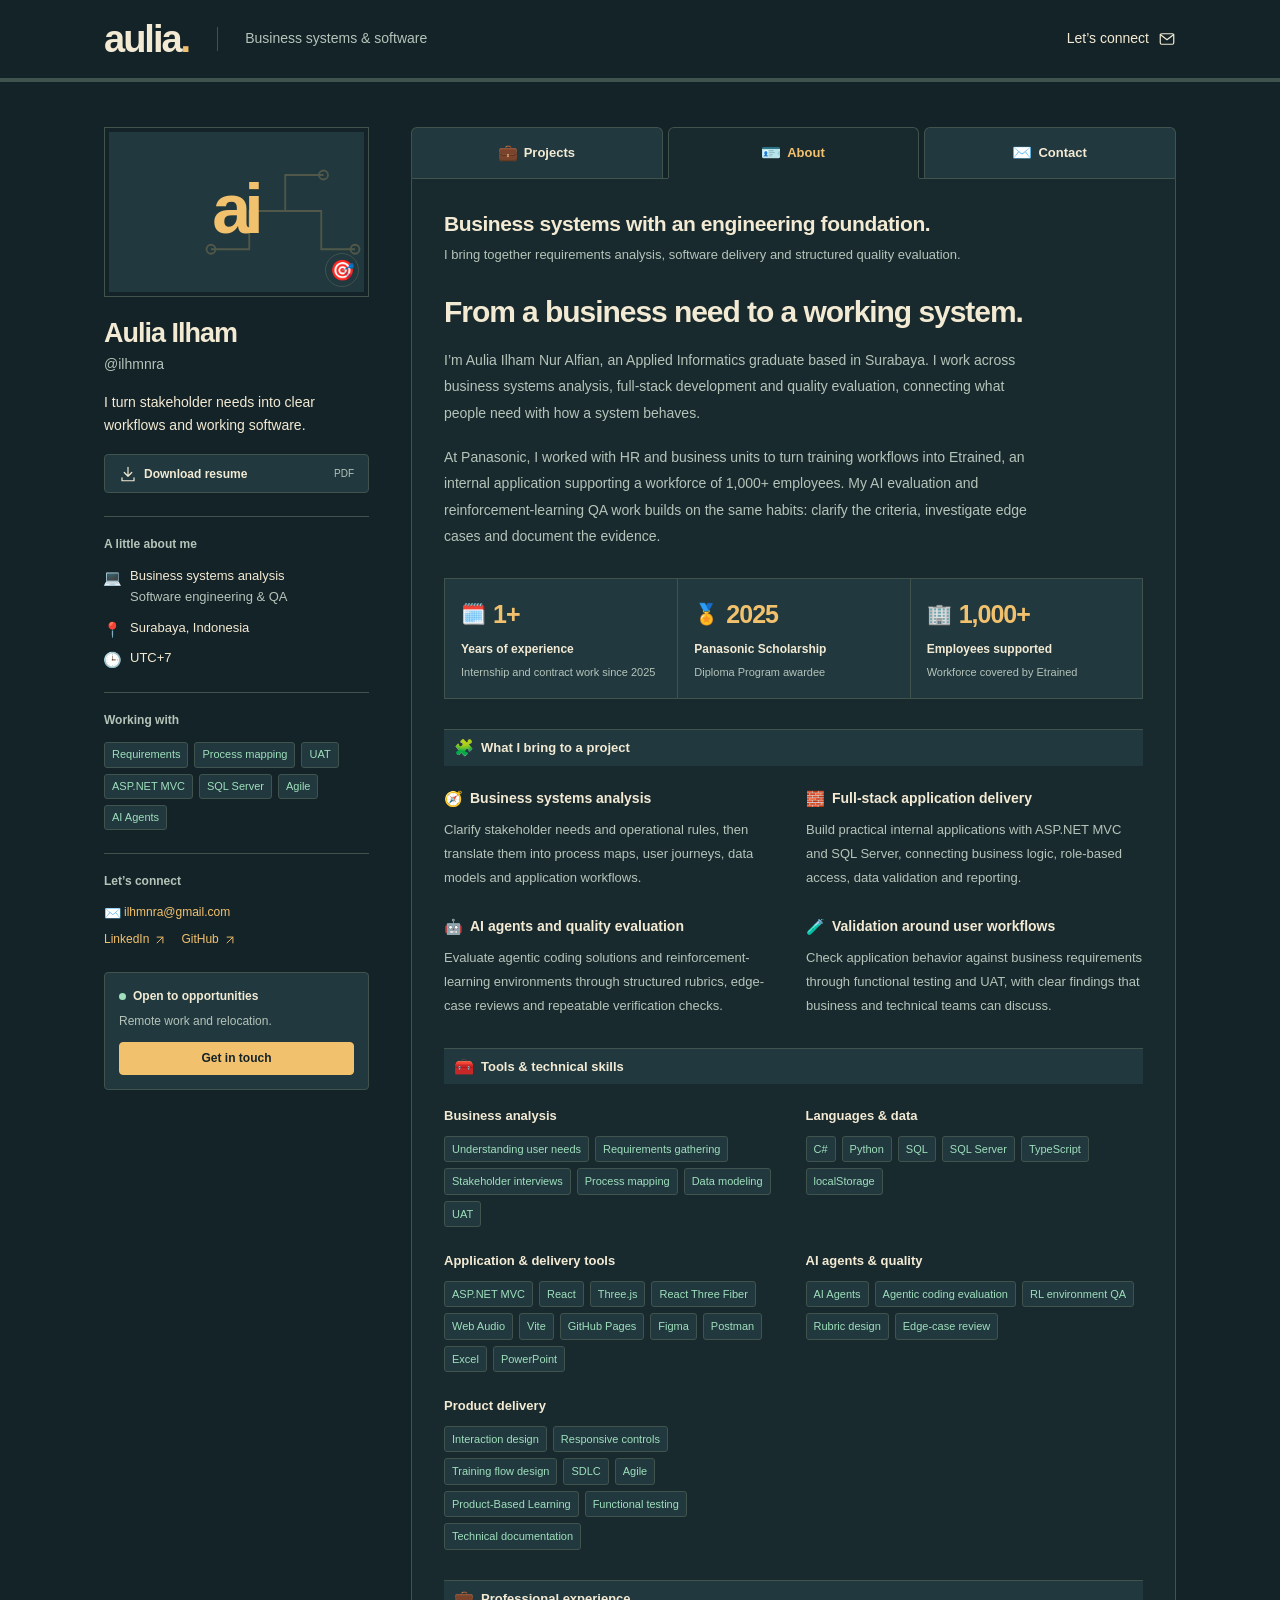
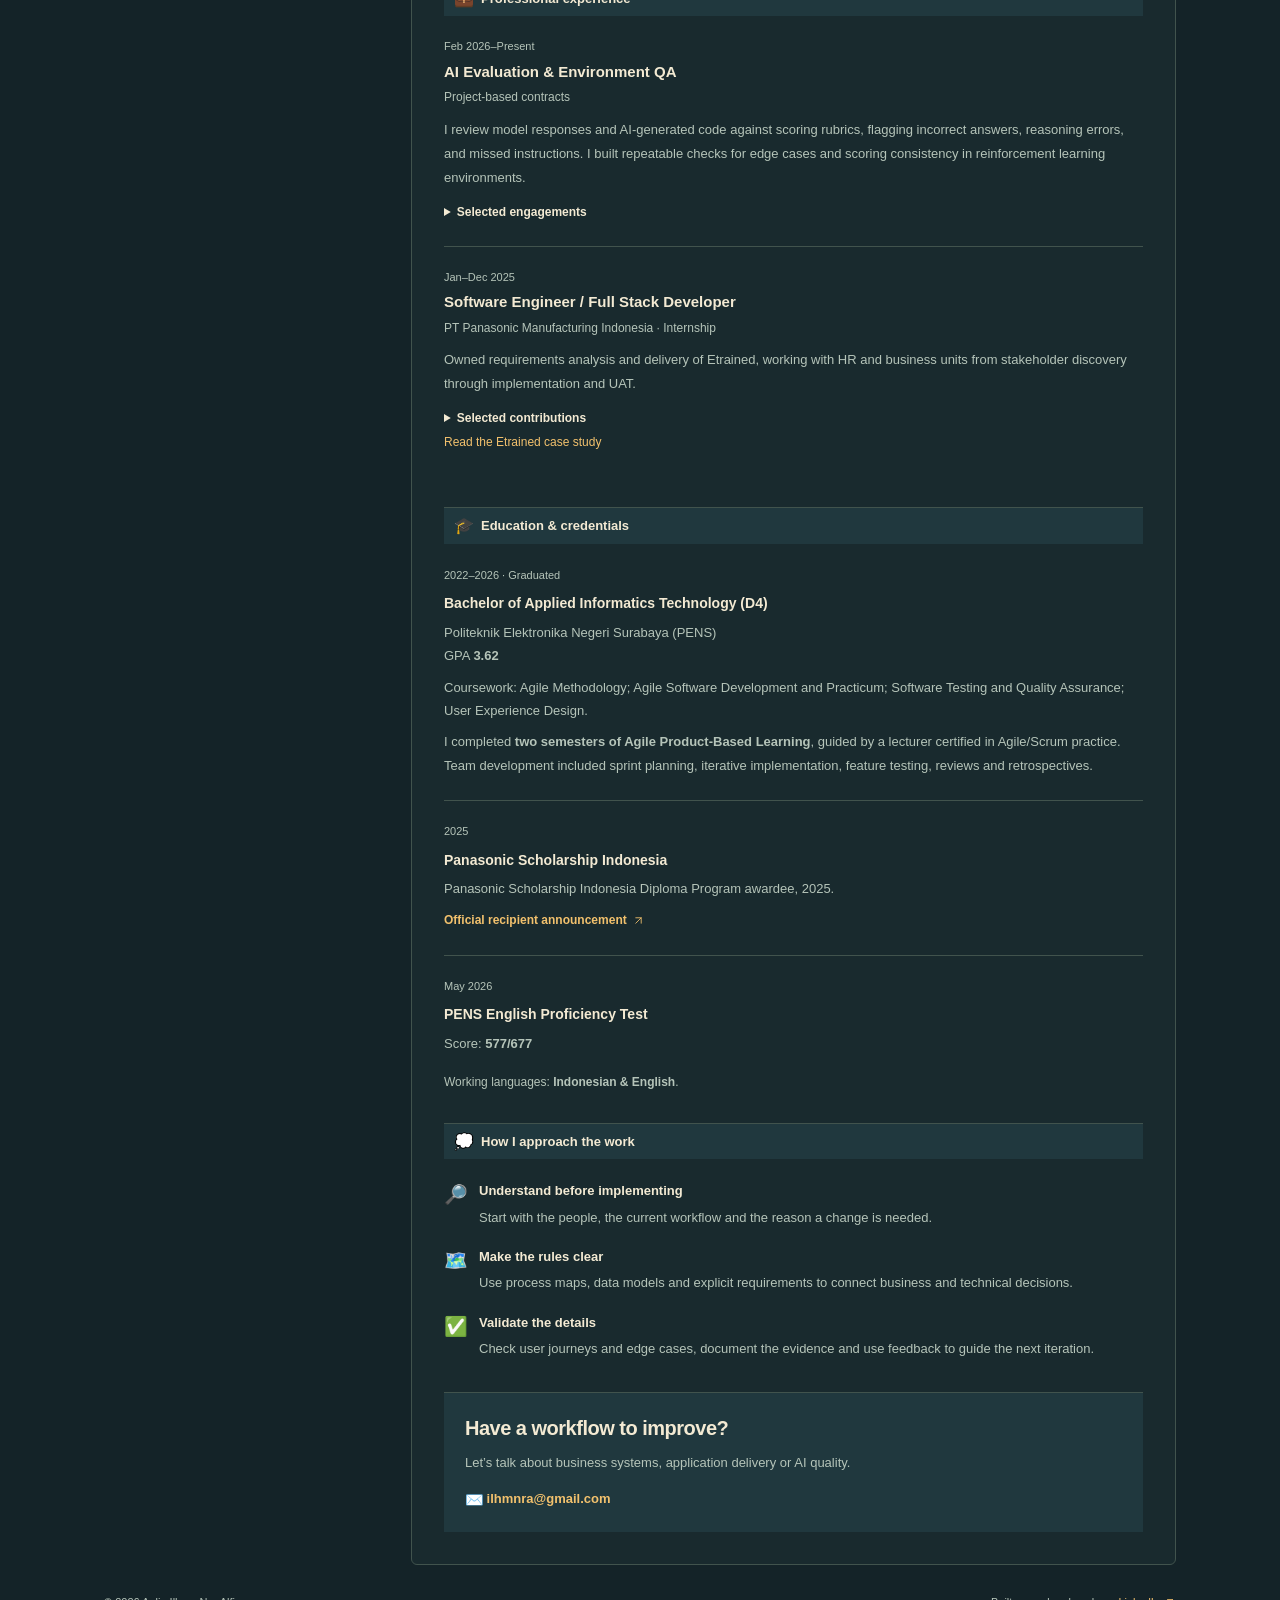
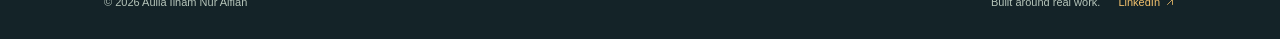
<file: experience/index.html>
<!doctype html><html lang="en"><head><meta charset="utf-8"><meta name="viewport" content="width=device-width,initial-scale=1"><title>Page moved | Aulia Ilham</title><link rel="canonical" href="https://ilhmnra.github.io/about/#experience"><meta http-equiv="refresh" content="0; url=https://ilhmnra.github.io/about/#experience"><script>location.replace('https://ilhmnra.github.io/about/#experience');</script></head><body><h1>This page has moved</h1><p><a href="https://ilhmnra.github.io/about/#experience">Continue to Aulia Ilham’s portfolio</a></p></body></html>
</file>
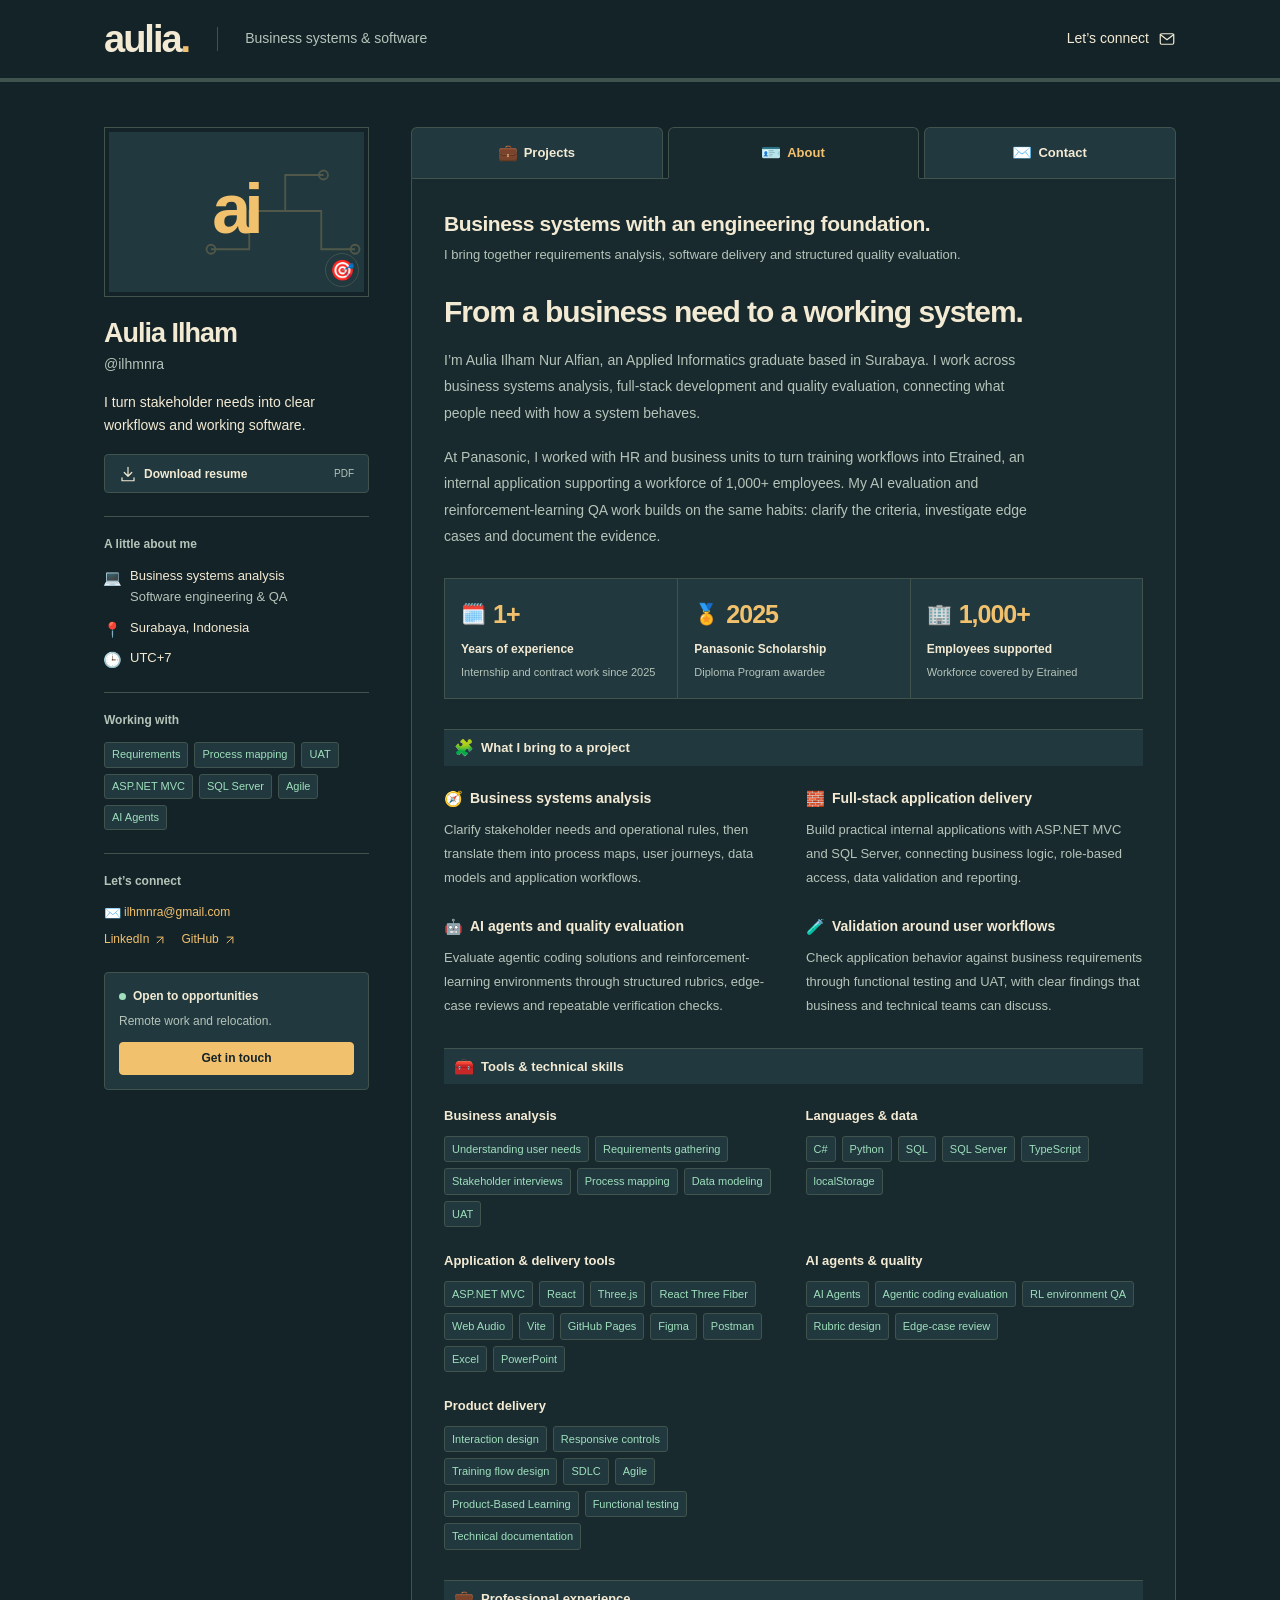
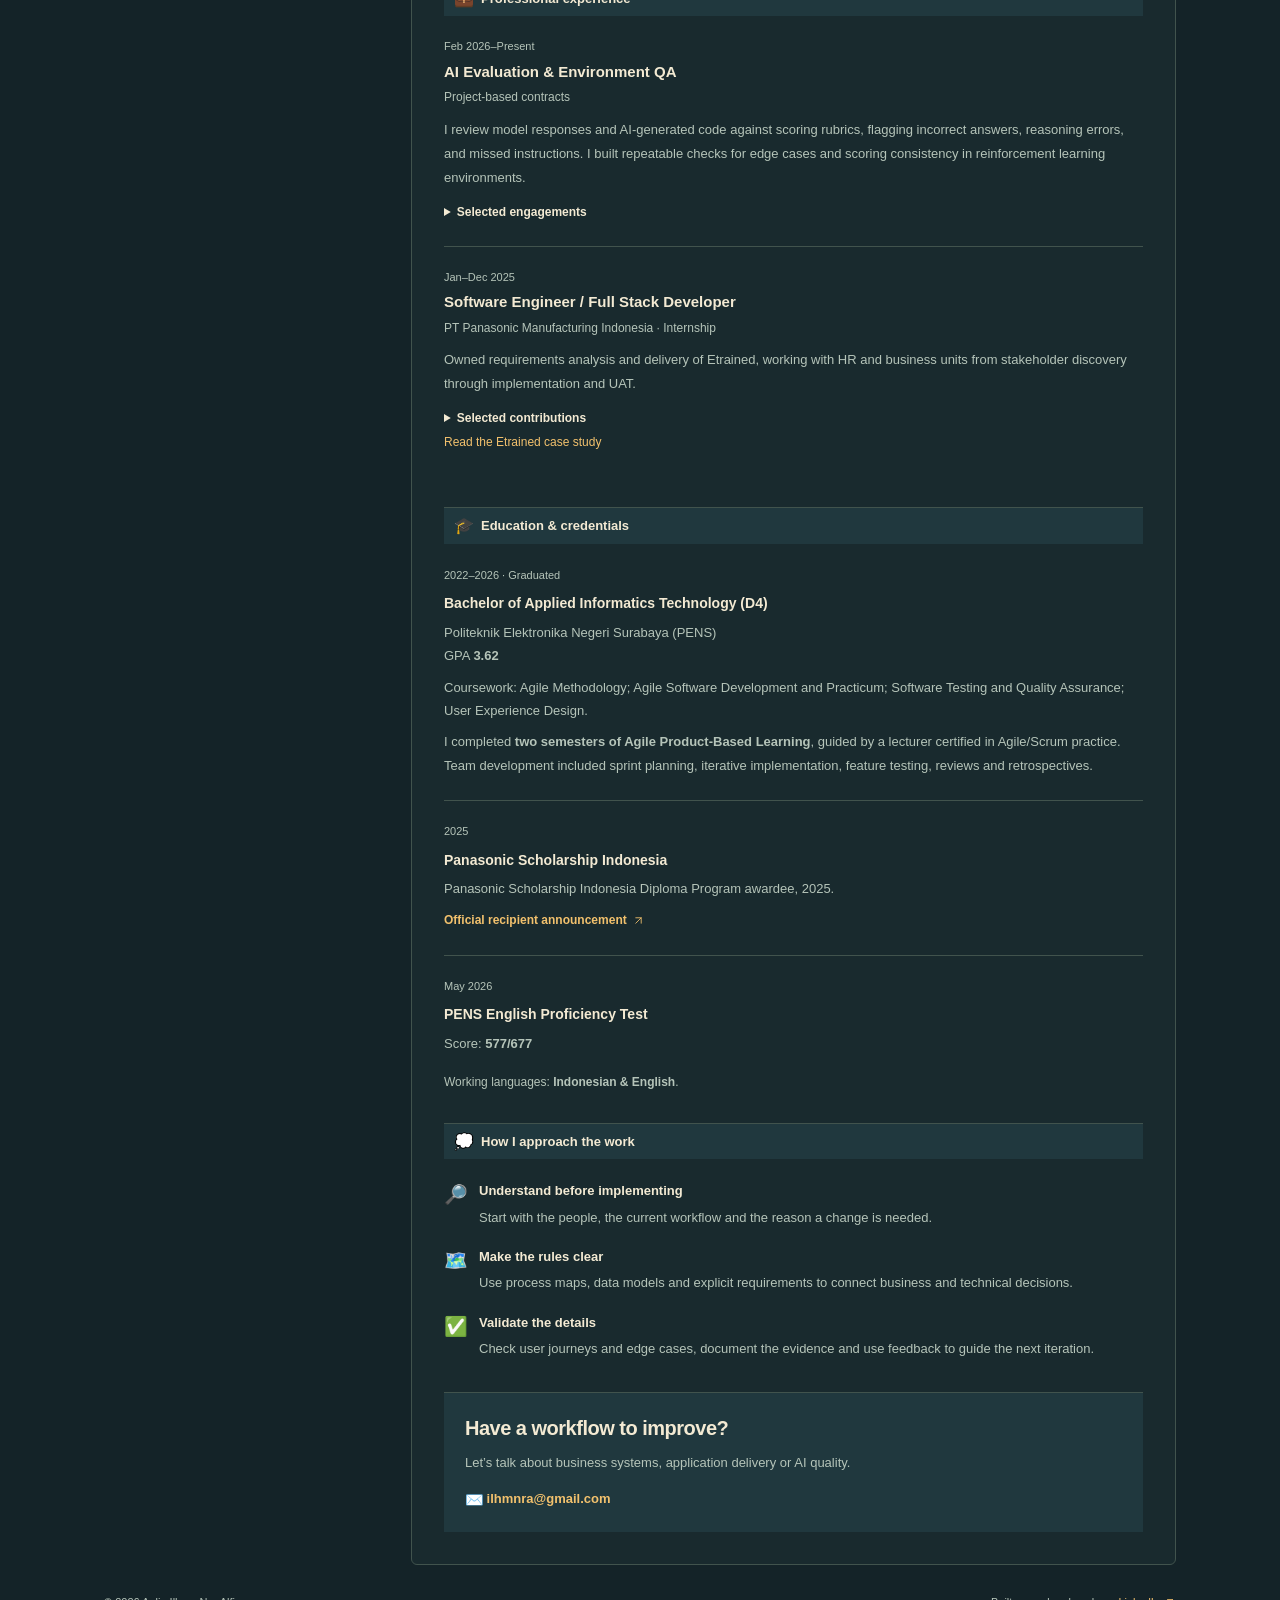
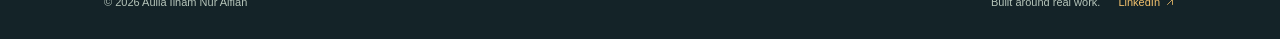
<file: aulia-ilham-portfolio/about/index.html>
<!doctype html><html lang="en"><head><meta charset="utf-8"><meta name="viewport" content="width=device-width,initial-scale=1"><title>Page moved | Aulia Ilham</title><link rel="canonical" href="https://ilhmnra.github.io/about/"><meta http-equiv="refresh" content="0; url=https://ilhmnra.github.io/about/"><script>location.replace('https://ilhmnra.github.io/about/');</script></head><body><h1>This page has moved</h1><p><a href="https://ilhmnra.github.io/about/">Continue to Aulia Ilham’s portfolio</a></p></body></html>
</file>
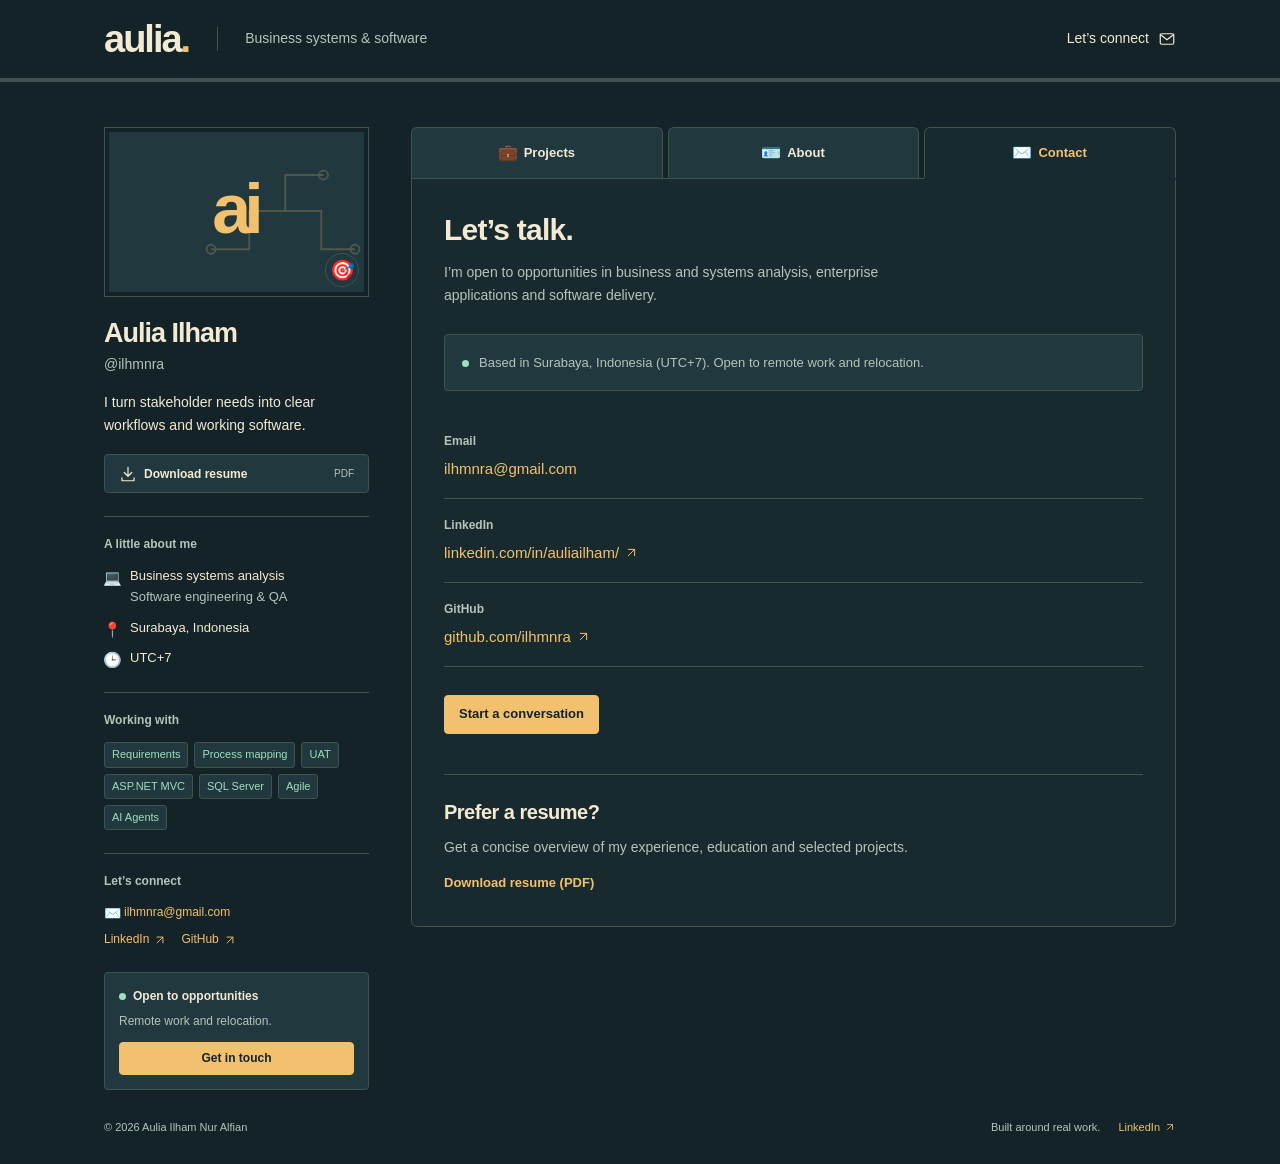
<file: aulia-ilham-portfolio/contact/index.html>
<!doctype html><html lang="en"><head><meta charset="utf-8"><meta name="viewport" content="width=device-width,initial-scale=1"><title>Page moved | Aulia Ilham</title><link rel="canonical" href="https://ilhmnra.github.io/contact/"><meta http-equiv="refresh" content="0; url=https://ilhmnra.github.io/contact/"><script>location.replace('https://ilhmnra.github.io/contact/');</script></head><body><h1>This page has moved</h1><p><a href="https://ilhmnra.github.io/contact/">Continue to Aulia Ilham’s portfolio</a></p></body></html>
</file>
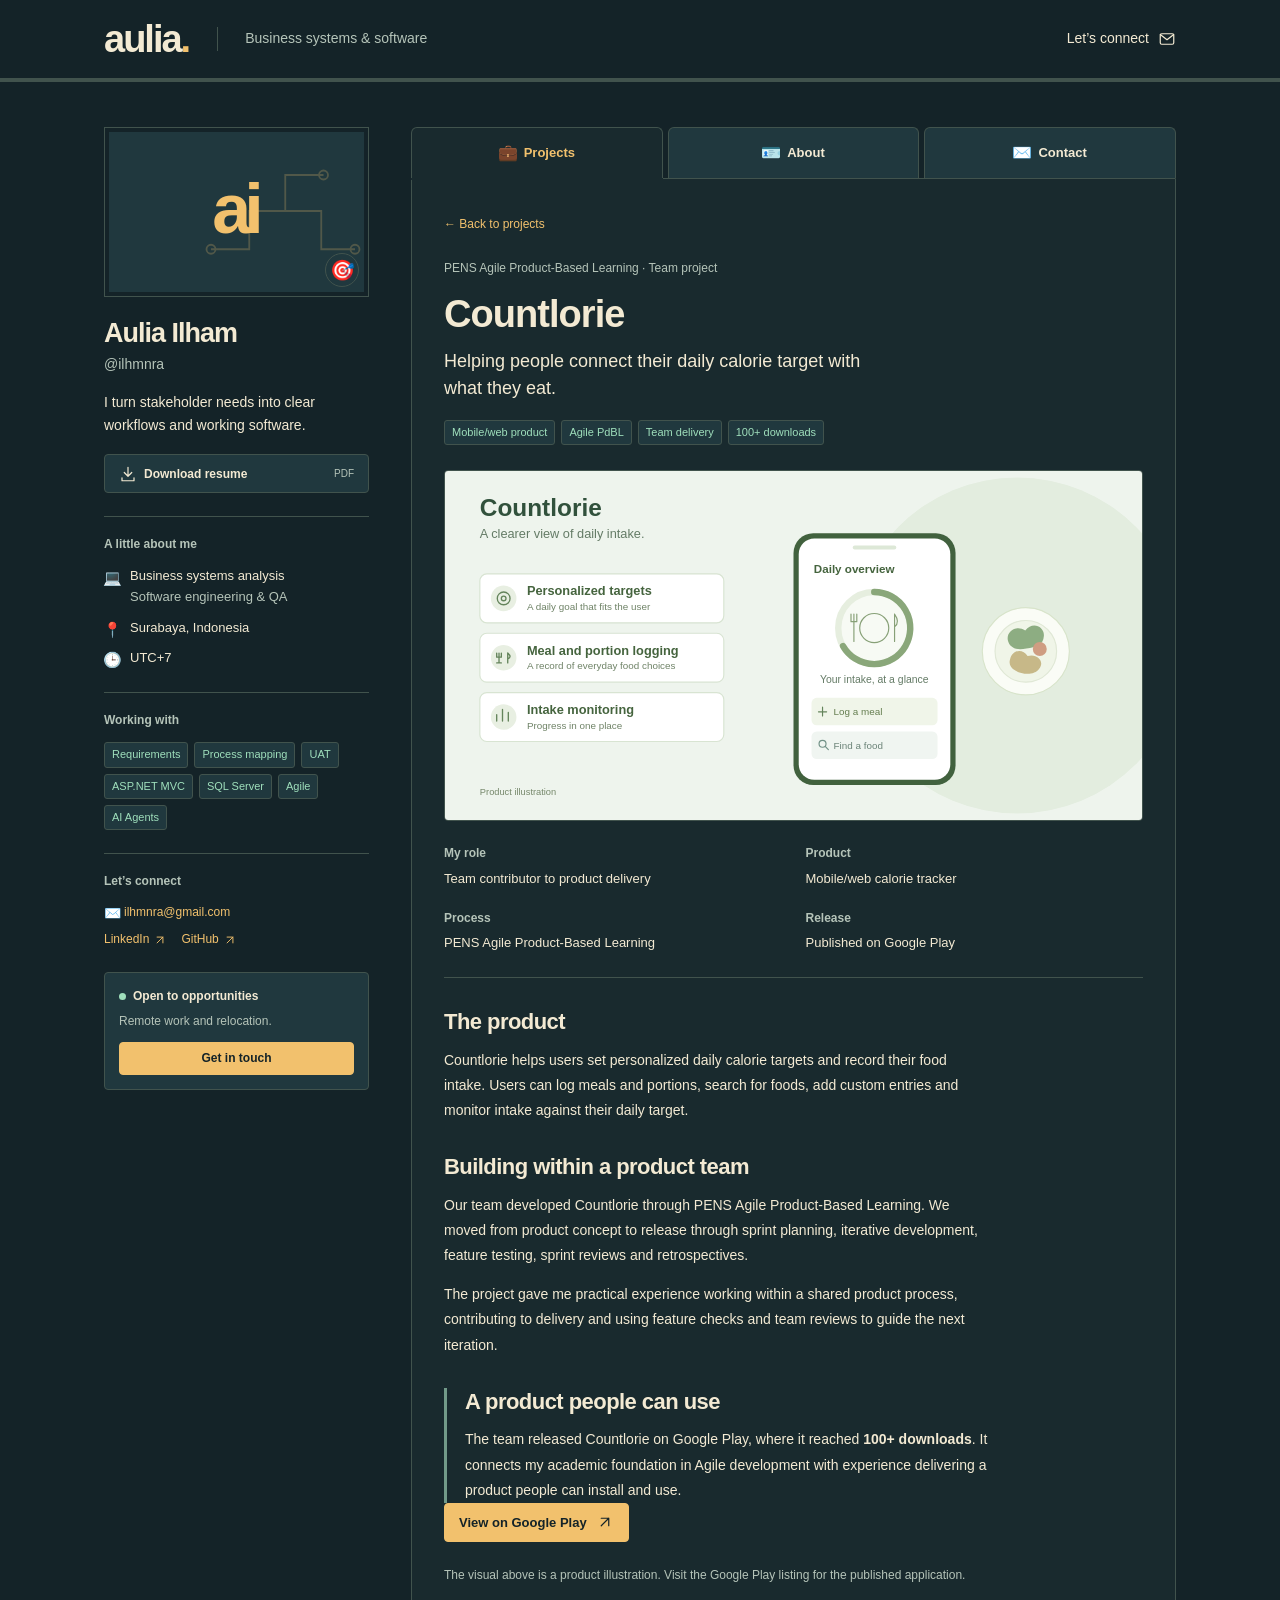
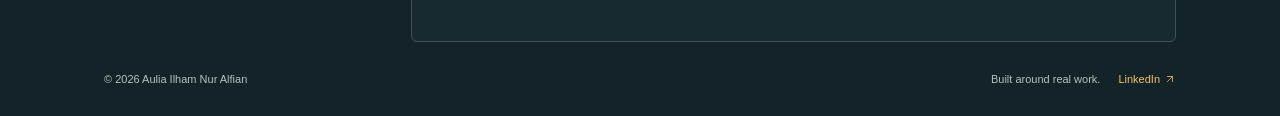
<file: projects/countlorie/index.html>
<!doctype html>
<html lang="en"><head><meta charset="utf-8"><meta name="viewport" content="width=device-width, initial-scale=1">
<title>Countlorie case study | Aulia Ilham</title><meta name="description" content="Countlorie calorie tracker, delivered through PENS Agile Product-Based Learning and published on Google Play.">
<meta name="theme-color" content="#142328"><link rel="canonical" href="https://ilhmnra.github.io/projects/countlorie/"><meta property="og:url" content="https://ilhmnra.github.io/projects/countlorie/"><meta property="og:type" content="website"><meta property="og:title" content="Countlorie case study | Aulia Ilham"><meta property="og:description" content="Countlorie calorie tracker, delivered through PENS Agile Product-Based Learning and published on Google Play.">
<link rel="icon" href="../../assets/favicon.svg" type="image/svg+xml"><link rel="stylesheet" href="../../assets/styles.css"><script src="../../assets/site.js" defer></script></head>
<body><a class="skip-link" href="#main-content">Skip to content</a>
<header class="masthead"><div class="masthead-inner"><a class="wordmark" href="../../" aria-label="Aulia Ilham home">aulia<span>.</span></a><p>Business systems &amp; software</p><a class="header-contact" href="mailto:ilhmnra@gmail.com">Let’s connect <svg class="icon" viewBox="0 0 24 24" fill="none" stroke="currentColor" stroke-width="1.6" stroke-linecap="round" stroke-linejoin="round" aria-hidden="true"><rect x="3" y="5" width="18" height="14" rx="2"/><path d="m3 6 9 7 9-7"/></svg></a></div></header>
<div class="layout"><aside class="profile" aria-label="About Aulia Ilham">
<div class="avatar" aria-hidden="true"><span>ai</span><svg viewBox="0 0 160 160"><path d="M16 106h34V72h32V40h34M82 72h32v34h30"/><circle cx="16" cy="106" r="4"/><circle cx="116" cy="40" r="4"/><circle cx="144" cy="106" r="4"/></svg><span class="avatar-badge">🎯</span></div>
<h2>Aulia Ilham</h2><p class="handle">@ilhmnra</p><p class="profile-intro">I turn stakeholder needs into clear workflows and working software.</p>
<a class="button secondary resume-button" href="../../assets/Aulia-Ilham-Resume.pdf" download><svg class="icon" viewBox="0 0 24 24" fill="none" stroke="currentColor" stroke-width="1.6" stroke-linecap="round" stroke-linejoin="round" aria-hidden="true"><path d="M12 3v12m-5-5 5 5 5-5M4 17v4h16v-4"/></svg> Download resume <span class="file-type">PDF</span></a>
<section class="sidebar-section"><h3 class="sidebar-heading">A little about me</h3><div class="profile-details"><p><span class="emoji-icon" aria-hidden="true">💻</span> Business systems analysis<br><span>Software engineering &amp; QA</span></p><p><span class="emoji-icon" aria-hidden="true">📍</span> Surabaya, Indonesia</p><p><span class="emoji-icon" aria-hidden="true">🕒</span> UTC+7</p></div></section>
<section class="sidebar-section"><h3 class="sidebar-heading">Working with</h3><ul class="chips" aria-label="Topics"><li>Requirements</li><li>Process mapping</li><li>UAT</li><li>ASP.NET MVC</li><li>SQL Server</li><li>Agile</li><li>AI Agents</li></ul></section>
<section class="sidebar-section"><h3 class="sidebar-heading">Let’s connect</h3><div class="profile-links"><a href="mailto:ilhmnra@gmail.com"><span class="emoji-icon" aria-hidden="true">✉️</span> ilhmnra@gmail.com</a><a class="" href="https://www.linkedin.com/in/auliailham/" target="_blank" rel="noopener noreferrer">LinkedIn<svg class="icon" viewBox="0 0 24 24" fill="none" stroke="currentColor" stroke-width="1.6" stroke-linecap="round" stroke-linejoin="round" aria-hidden="true"><path d="M7 17 17 7M7 7h10v10"/></svg></a><a class="" href="https://github.com/ilhmnra" target="_blank" rel="noopener noreferrer">GitHub<svg class="icon" viewBox="0 0 24 24" fill="none" stroke="currentColor" stroke-width="1.6" stroke-linecap="round" stroke-linejoin="round" aria-hidden="true"><path d="M7 17 17 7M7 7h10v10"/></svg></a></div></section>
<div class="availability"><p><span class="status-dot" aria-hidden="true"></span>Open to opportunities</p><span>Remote work and relocation.</span><a class="button positive" href="../../contact/">Get in touch</a></div></aside>
<div class="content-column"><nav class="tabs" aria-label="Portfolio sections"><a href="../../" aria-current=page><span class="emoji-icon" aria-hidden="true">💼</span><span>Projects</span></a><a href="../../about/" ><span class="emoji-icon" aria-hidden="true">🪪</span><span>About</span></a><a href="../../contact/" ><span class="emoji-icon" aria-hidden="true">✉️</span><span>Contact</span></a></nav><main id="main-content" tabindex="-1"><a class="back-link" href="../../">← Back to projects</a><article class="case-study"><header class="case-header"><p class="case-context">PENS Agile Product-Based Learning · Team project</p><h1>Countlorie</h1><p class="case-deck">Helping people connect their daily calorie target with what they eat.</p><ul class="chips" aria-label="Topics"><li>Mobile/web product</li><li>Agile PdBL</li><li>Team delivery</li><li>100+ downloads</li></ul></header><img class="case-image" src="../../assets/countlorie-overview.svg" width="1200" height="600" alt="Product illustration showing personalized targets, meal logging and intake tracking."><dl class="project-facts"><div><dt>My role</dt><dd>Team contributor to product delivery</dd></div><div><dt>Product</dt><dd>Mobile/web calorie tracker</dd></div><div><dt>Process</dt><dd>PENS Agile Product-Based Learning</dd></div><div><dt>Release</dt><dd>Published on Google Play</dd></div></dl>
<section><h2>The product</h2><p>Countlorie helps users set personalized daily calorie targets and record their food intake. Users can log meals and portions, search for foods, add custom entries and monitor intake against their daily target.</p></section>
<section><h2>Building within a product team</h2><p>Our team developed Countlorie through PENS Agile Product-Based Learning. We moved from product concept to release through sprint planning, iterative development, feature testing, sprint reviews and retrospectives.</p><p>The project gave me practical experience working within a shared product process, contributing to delivery and using feature checks and team reviews to guide the next iteration.</p></section>
<section class="outcome"><h2>A product people can use</h2><p>The team released Countlorie on Google Play, where it reached <strong>100+ downloads</strong>. It connects my academic foundation in Agile development with experience delivering a product people can install and use.</p></section>
<a class="button primary" href="https://play.google.com/store/apps/details?id=com.agilepdbl.countlorie" target="_blank" rel="noopener noreferrer">View on Google Play<svg class="icon" viewBox="0 0 24 24" fill="none" stroke="currentColor" stroke-width="1.6" stroke-linecap="round" stroke-linejoin="round" aria-hidden="true"><path d="M7 17 17 7M7 7h10v10"/></svg></a><p class="project-note">The visual above is a product illustration. Visit the Google Play listing for the published application.</p></article></main></div></div>
<footer class="footer"><span>© <span data-current-year>2026</span> Aulia Ilham Nur Alfian</span><span>Built around real work.</span><a class="" href="https://www.linkedin.com/in/auliailham/" target="_blank" rel="noopener noreferrer">LinkedIn<svg class="icon" viewBox="0 0 24 24" fill="none" stroke="currentColor" stroke-width="1.6" stroke-linecap="round" stroke-linejoin="round" aria-hidden="true"><path d="M7 17 17 7M7 7h10v10"/></svg></a></footer></body></html>
</file>
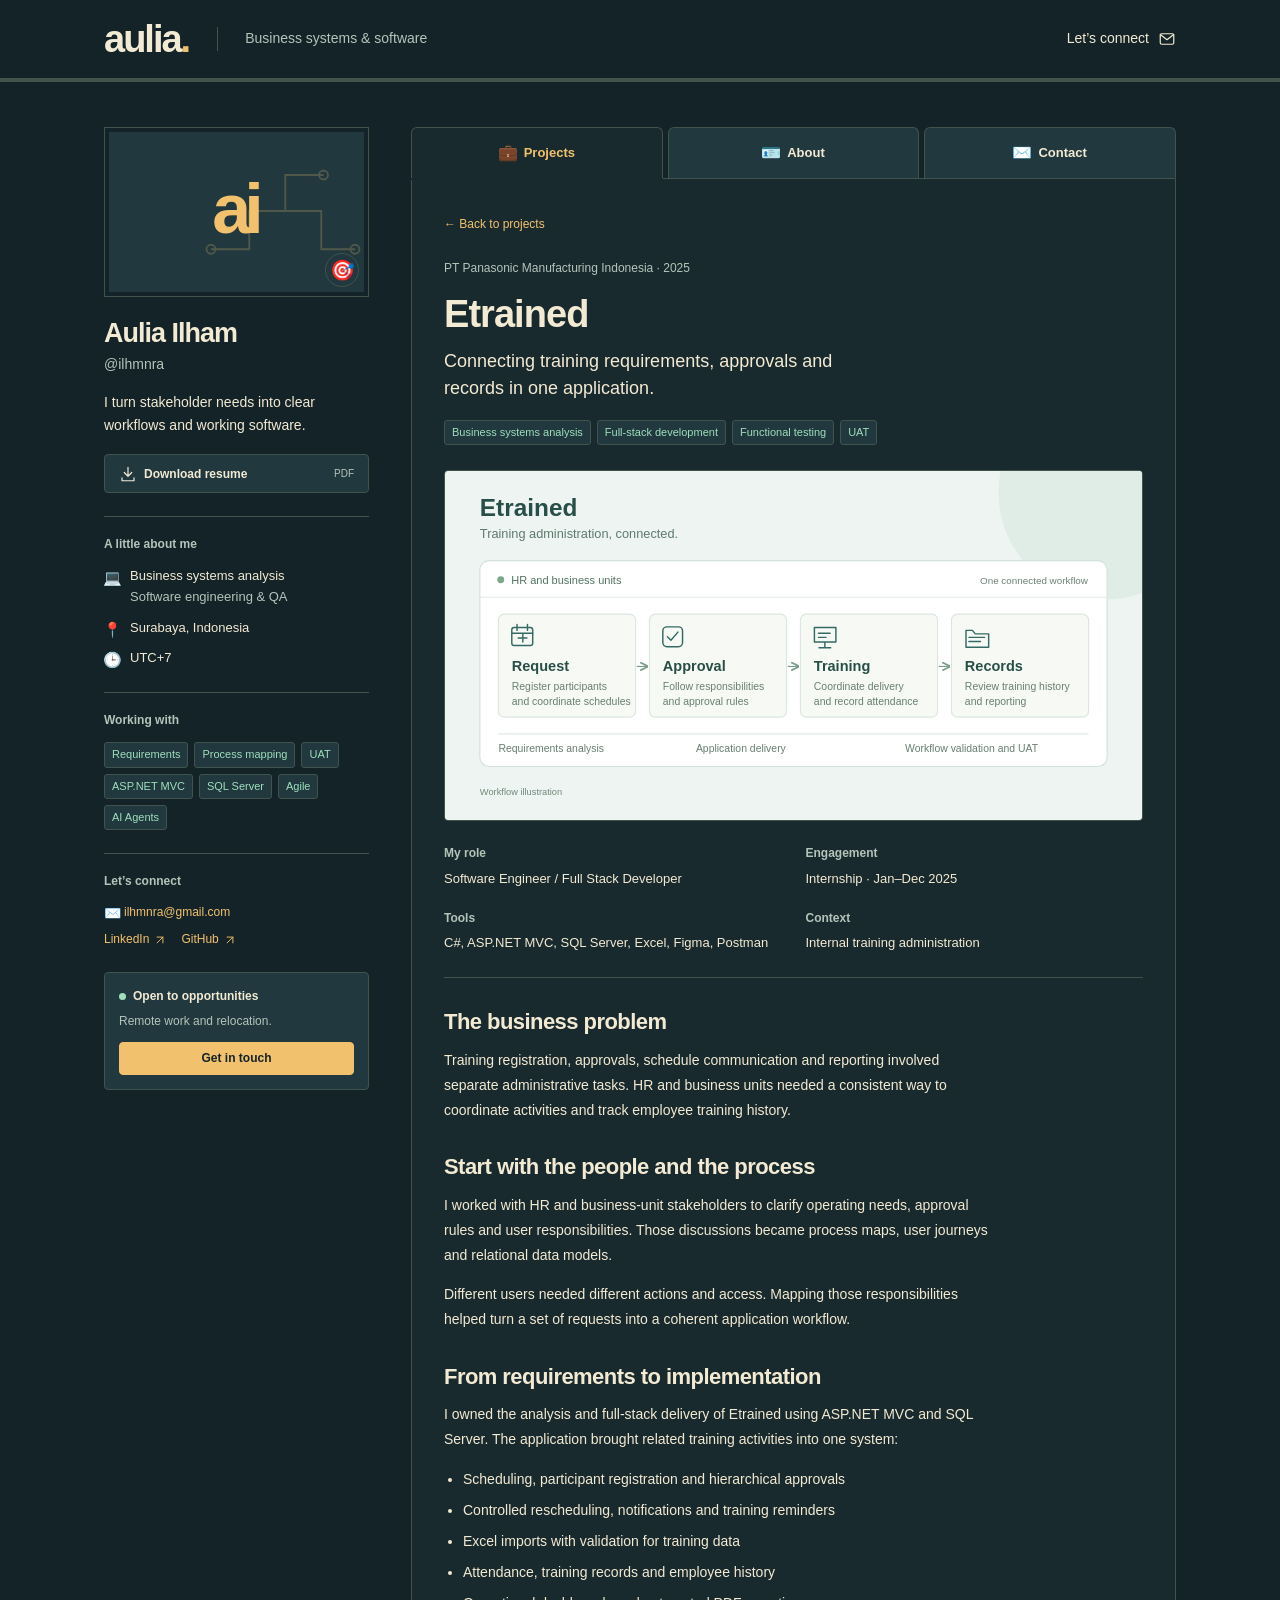
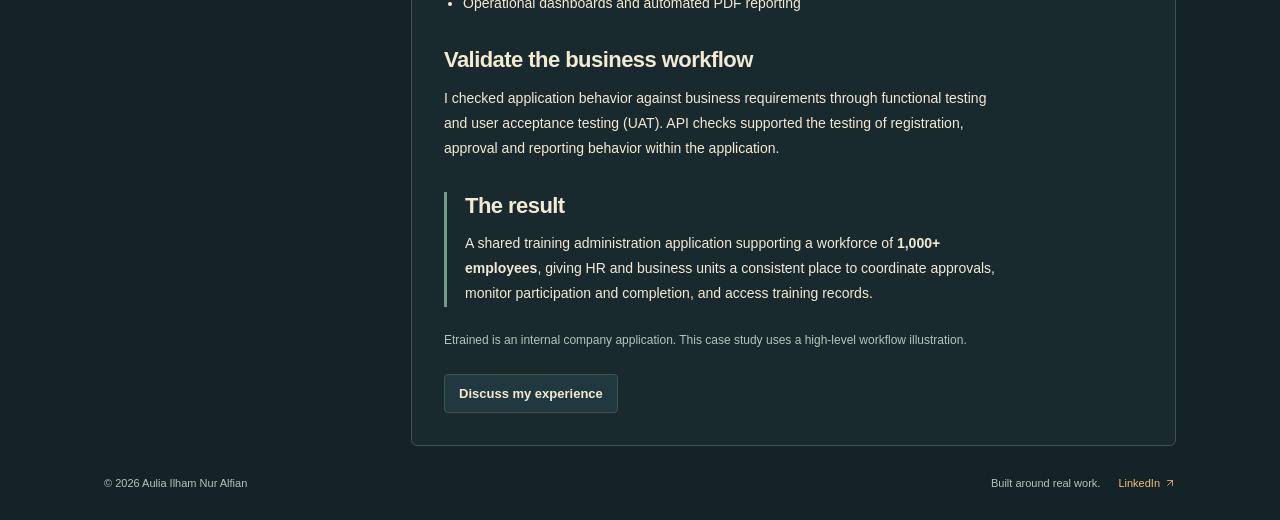
<file: projects/etrained/index.html>
<!doctype html>
<html lang="en"><head><meta charset="utf-8"><meta name="viewport" content="width=device-width, initial-scale=1">
<title>Etrained case study | Aulia Ilham</title><meta name="description" content="Requirements discovery, business workflows, full-stack delivery and UAT for Panasonic Etrained training administration.">
<meta name="theme-color" content="#142328"><link rel="canonical" href="https://ilhmnra.github.io/projects/etrained/"><meta property="og:url" content="https://ilhmnra.github.io/projects/etrained/"><meta property="og:type" content="website"><meta property="og:title" content="Etrained case study | Aulia Ilham"><meta property="og:description" content="Requirements discovery, business workflows, full-stack delivery and UAT for Panasonic Etrained training administration.">
<link rel="icon" href="../../assets/favicon.svg" type="image/svg+xml"><link rel="stylesheet" href="../../assets/styles.css"><script src="../../assets/site.js" defer></script></head>
<body><a class="skip-link" href="#main-content">Skip to content</a>
<header class="masthead"><div class="masthead-inner"><a class="wordmark" href="../../" aria-label="Aulia Ilham home">aulia<span>.</span></a><p>Business systems &amp; software</p><a class="header-contact" href="mailto:ilhmnra@gmail.com">Let’s connect <svg class="icon" viewBox="0 0 24 24" fill="none" stroke="currentColor" stroke-width="1.6" stroke-linecap="round" stroke-linejoin="round" aria-hidden="true"><rect x="3" y="5" width="18" height="14" rx="2"/><path d="m3 6 9 7 9-7"/></svg></a></div></header>
<div class="layout"><aside class="profile" aria-label="About Aulia Ilham">
<div class="avatar" aria-hidden="true"><span>ai</span><svg viewBox="0 0 160 160"><path d="M16 106h34V72h32V40h34M82 72h32v34h30"/><circle cx="16" cy="106" r="4"/><circle cx="116" cy="40" r="4"/><circle cx="144" cy="106" r="4"/></svg><span class="avatar-badge">🎯</span></div>
<h2>Aulia Ilham</h2><p class="handle">@ilhmnra</p><p class="profile-intro">I turn stakeholder needs into clear workflows and working software.</p>
<a class="button secondary resume-button" href="../../assets/Aulia-Ilham-Resume.pdf" download><svg class="icon" viewBox="0 0 24 24" fill="none" stroke="currentColor" stroke-width="1.6" stroke-linecap="round" stroke-linejoin="round" aria-hidden="true"><path d="M12 3v12m-5-5 5 5 5-5M4 17v4h16v-4"/></svg> Download resume <span class="file-type">PDF</span></a>
<section class="sidebar-section"><h3 class="sidebar-heading">A little about me</h3><div class="profile-details"><p><span class="emoji-icon" aria-hidden="true">💻</span> Business systems analysis<br><span>Software engineering &amp; QA</span></p><p><span class="emoji-icon" aria-hidden="true">📍</span> Surabaya, Indonesia</p><p><span class="emoji-icon" aria-hidden="true">🕒</span> UTC+7</p></div></section>
<section class="sidebar-section"><h3 class="sidebar-heading">Working with</h3><ul class="chips" aria-label="Topics"><li>Requirements</li><li>Process mapping</li><li>UAT</li><li>ASP.NET MVC</li><li>SQL Server</li><li>Agile</li><li>AI Agents</li></ul></section>
<section class="sidebar-section"><h3 class="sidebar-heading">Let’s connect</h3><div class="profile-links"><a href="mailto:ilhmnra@gmail.com"><span class="emoji-icon" aria-hidden="true">✉️</span> ilhmnra@gmail.com</a><a class="" href="https://www.linkedin.com/in/auliailham/" target="_blank" rel="noopener noreferrer">LinkedIn<svg class="icon" viewBox="0 0 24 24" fill="none" stroke="currentColor" stroke-width="1.6" stroke-linecap="round" stroke-linejoin="round" aria-hidden="true"><path d="M7 17 17 7M7 7h10v10"/></svg></a><a class="" href="https://github.com/ilhmnra" target="_blank" rel="noopener noreferrer">GitHub<svg class="icon" viewBox="0 0 24 24" fill="none" stroke="currentColor" stroke-width="1.6" stroke-linecap="round" stroke-linejoin="round" aria-hidden="true"><path d="M7 17 17 7M7 7h10v10"/></svg></a></div></section>
<div class="availability"><p><span class="status-dot" aria-hidden="true"></span>Open to opportunities</p><span>Remote work and relocation.</span><a class="button positive" href="../../contact/">Get in touch</a></div></aside>
<div class="content-column"><nav class="tabs" aria-label="Portfolio sections"><a href="../../" aria-current=page><span class="emoji-icon" aria-hidden="true">💼</span><span>Projects</span></a><a href="../../about/" ><span class="emoji-icon" aria-hidden="true">🪪</span><span>About</span></a><a href="../../contact/" ><span class="emoji-icon" aria-hidden="true">✉️</span><span>Contact</span></a></nav><main id="main-content" tabindex="-1"><a class="back-link" href="../../">← Back to projects</a><article class="case-study"><header class="case-header"><p class="case-context">PT Panasonic Manufacturing Indonesia · 2025</p><h1>Etrained</h1><p class="case-deck">Connecting training requirements, approvals and records in one application.</p><ul class="chips" aria-label="Topics"><li>Business systems analysis</li><li>Full-stack development</li><li>Functional testing</li><li>UAT</li></ul></header><img class="case-image" src="../../assets/etrained-overview.svg" width="1200" height="600" alt="Illustrative training workflow linking requests, approvals, training and records."><dl class="project-facts"><div><dt>My role</dt><dd>Software Engineer / Full Stack Developer</dd></div><div><dt>Engagement</dt><dd>Internship · Jan–Dec 2025</dd></div><div><dt>Tools</dt><dd>C#, ASP.NET MVC, SQL Server, Excel, Figma, Postman</dd></div><div><dt>Context</dt><dd>Internal training administration</dd></div></dl>
<section><h2>The business problem</h2><p>Training registration, approvals, schedule communication and reporting involved separate administrative tasks. HR and business units needed a consistent way to coordinate activities and track employee training history.</p></section>
<section><h2>Start with the people and the process</h2><p>I worked with HR and business-unit stakeholders to clarify operating needs, approval rules and user responsibilities. Those discussions became process maps, user journeys and relational data models.</p><p>Different users needed different actions and access. Mapping those responsibilities helped turn a set of requests into a coherent application workflow.</p></section>
<section><h2>From requirements to implementation</h2><p>I owned the analysis and full-stack delivery of Etrained using ASP.NET MVC and SQL Server. The application brought related training activities into one system:</p><ul class="feature-list"><li>Scheduling, participant registration and hierarchical approvals</li><li>Controlled rescheduling, notifications and training reminders</li><li>Excel imports with validation for training data</li><li>Attendance, training records and employee history</li><li>Operational dashboards and automated PDF reporting</li></ul></section>
<section><h2>Validate the business workflow</h2><p>I checked application behavior against business requirements through functional testing and user acceptance testing (UAT). API checks supported the testing of registration, approval and reporting behavior within the application.</p></section>
<section class="outcome"><h2>The result</h2><p>A shared training administration application supporting a workforce of <strong>1,000+ employees</strong>, giving HR and business units a consistent place to coordinate approvals, monitor participation and completion, and access training records.</p></section>
<p class="project-note">Etrained is an internal company application. This case study uses a high-level workflow illustration.</p><a class="button secondary" href="../../contact/">Discuss my experience</a></article></main></div></div>
<footer class="footer"><span>© <span data-current-year>2026</span> Aulia Ilham Nur Alfian</span><span>Built around real work.</span><a class="" href="https://www.linkedin.com/in/auliailham/" target="_blank" rel="noopener noreferrer">LinkedIn<svg class="icon" viewBox="0 0 24 24" fill="none" stroke="currentColor" stroke-width="1.6" stroke-linecap="round" stroke-linejoin="round" aria-hidden="true"><path d="M7 17 17 7M7 7h10v10"/></svg></a></footer></body></html>
</file>
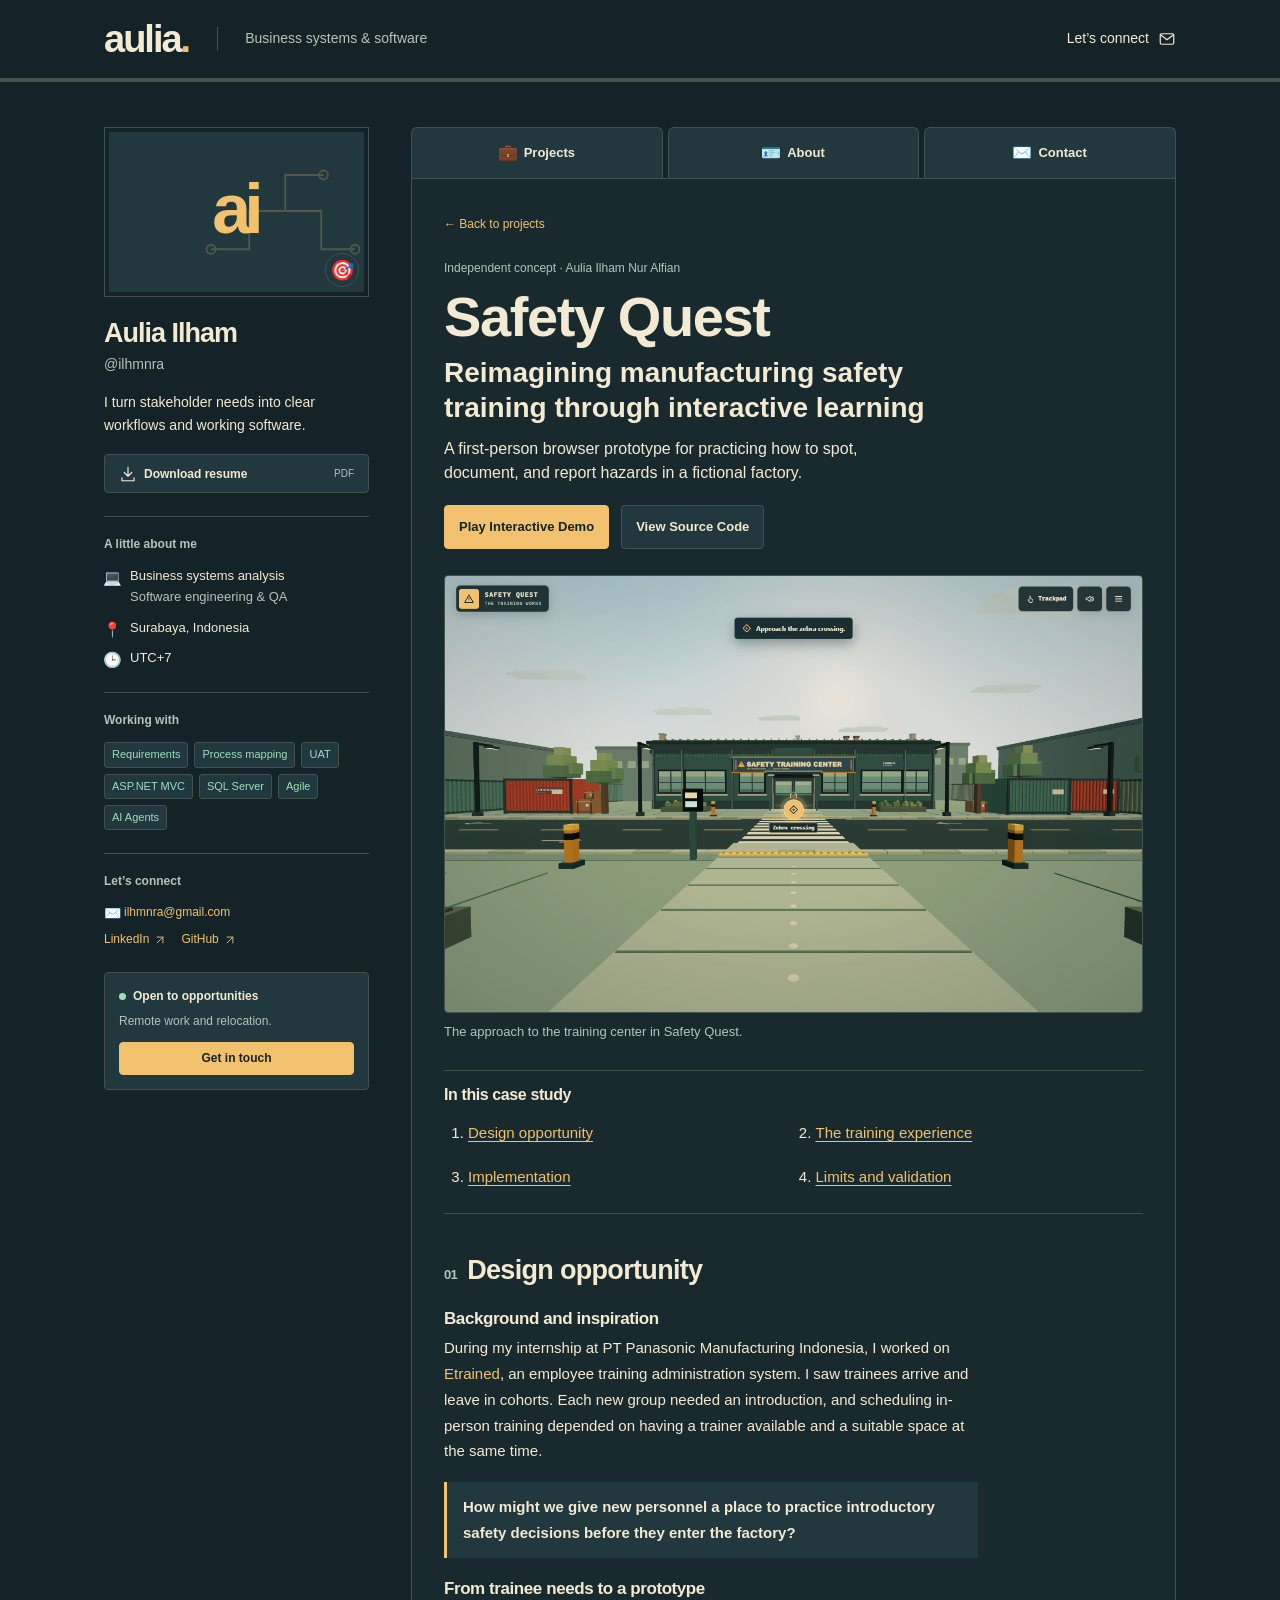
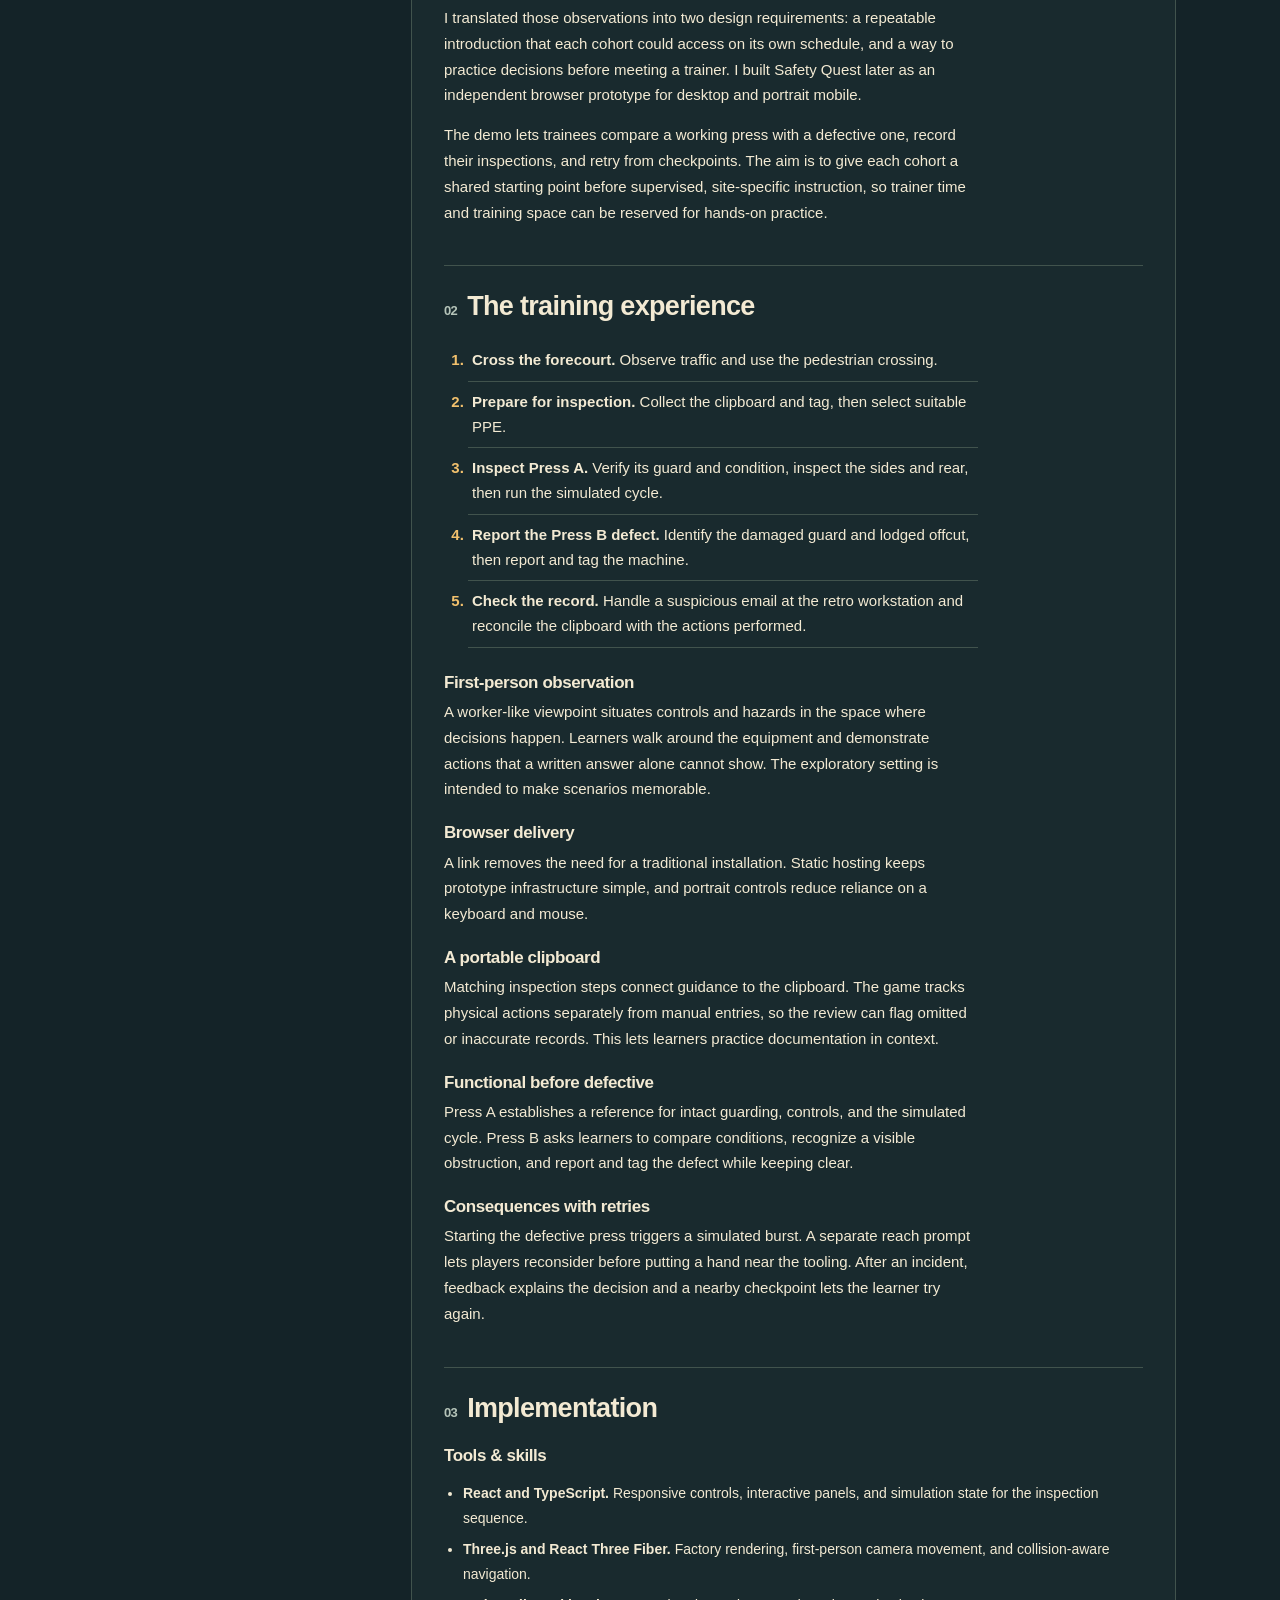
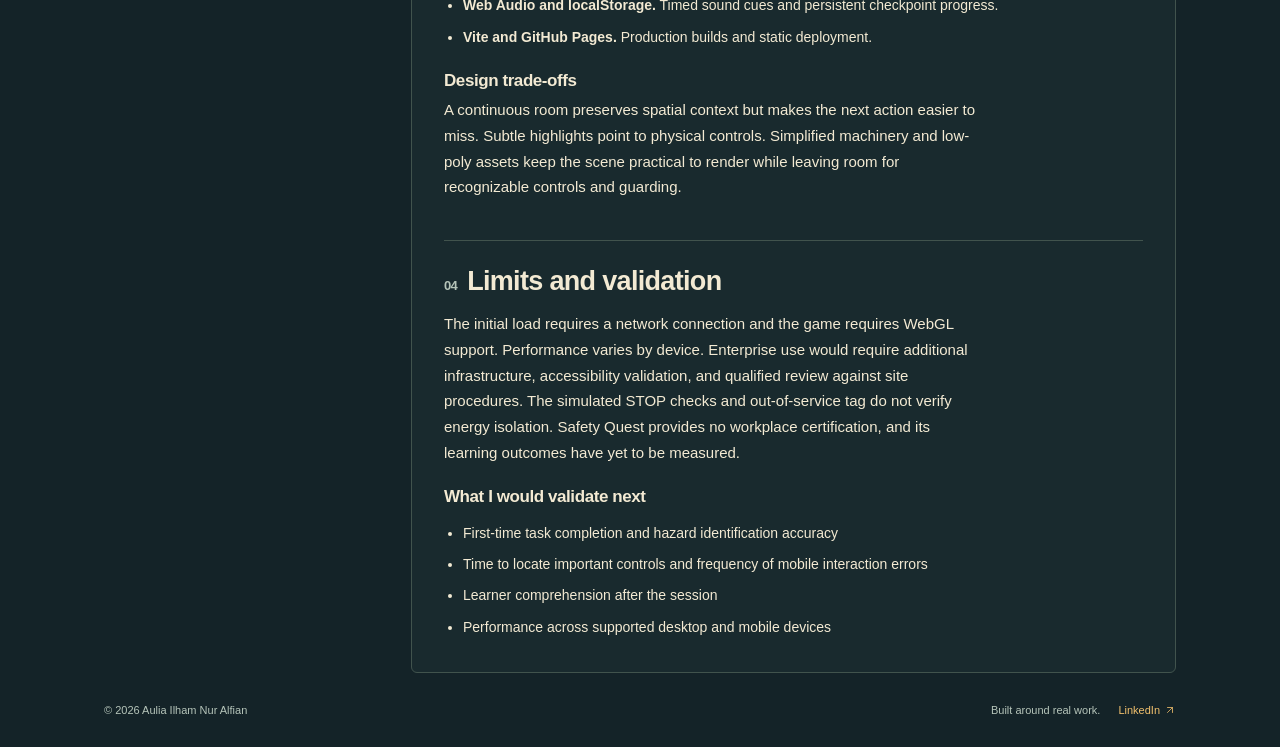
<file: projects/safety-quest/index.html>
<!doctype html>
<html lang="en"><head><meta charset="utf-8"><meta name="viewport" content="width=device-width, initial-scale=1">
<title>Safety Quest case study | Aulia Ilham</title><meta name="description" content="A browser-based, first-person safety training prototype designed to make workplace safety scenarios more accessible, observable, and engaging.">
<meta name="theme-color" content="#142328"><link rel="canonical" href="https://ilhmnra.github.io/projects/safety-quest/"><meta property="og:url" content="https://ilhmnra.github.io/projects/safety-quest/"><meta property="og:type" content="website"><meta property="og:title" content="Safety Quest case study | Aulia Ilham"><meta property="og:description" content="A browser-based, first-person safety training prototype designed to make workplace safety scenarios more accessible, observable, and engaging.">
<meta property="og:image" content="https://ilhmnra.github.io/assets/safety-quest-factory.png"><link rel="icon" href="../../assets/favicon.svg" type="image/svg+xml"><link rel="stylesheet" href="../../assets/styles.css"><script src="../../assets/site.js" defer></script></head>
<body><a class="skip-link" href="#main-content">Skip to content</a>
<header class="masthead"><div class="masthead-inner"><a class="wordmark" href="../../" aria-label="Aulia Ilham home">aulia<span>.</span></a><p>Business systems &amp; software</p><a class="header-contact" href="mailto:ilhmnra@gmail.com">Let’s connect <svg class="icon" viewBox="0 0 24 24" fill="none" stroke="currentColor" stroke-width="1.6" stroke-linecap="round" stroke-linejoin="round" aria-hidden="true"><rect x="3" y="5" width="18" height="14" rx="2"/><path d="m3 6 9 7 9-7"/></svg></a></div></header>
<div class="layout safety-quest-layout">
<div class="content-column"><nav class="tabs" aria-label="Portfolio sections"><a href="../../"><span class="emoji-icon" aria-hidden="true">💼</span><span>Projects</span></a><a href="../../about/" ><span class="emoji-icon" aria-hidden="true">🪪</span><span>About</span></a><a href="../../contact/" ><span class="emoji-icon" aria-hidden="true">✉️</span><span>Contact</span></a></nav><main id="main-content" tabindex="-1"><a class="back-link" href="../../">← Back to projects</a><article class="case-study safety-quest-study">
<header class="case-header">
<p class="case-context">Independent concept · Aulia Ilham Nur Alfian</p>
<h1>Safety Quest</h1>
<p class="case-proposition">Reimagining manufacturing safety training through interactive learning</p>
<p class="case-deck">A first-person browser prototype for practicing how to spot, document, and report hazards in a fictional factory.</p>
<div class="project-actions"><a class="button primary" href="https://ilhmnra.github.io/safety-quest/">Play Interactive Demo</a><a class="button secondary" href="https://github.com/ilhmnra/safety-quest">View Source Code</a></div>
</header>
<figure class="case-figure">
  <img class="case-image" src="../../assets/safety-quest-factory.png" width="1280" height="800" fetchpriority="high" alt="First-person view of the Safety Training Center entrance from the marked pedestrian crossing.">
  <figcaption>The approach to the training center in Safety Quest.</figcaption>
</figure>
<nav class="case-contents" aria-label="In this case study">
  <h2>In this case study</h2>
  <ol><li><a href="#opportunity">Design opportunity</a></li><li><a href="#experience">The training experience</a></li><li><a href="#implementation">Implementation</a></li><li><a href="#validation">Limits and validation</a></li></ol>
</nav>
<section class="case-chapter" id="opportunity">
<h2><span aria-hidden="true">01</span> Design opportunity</h2>
<h3>Background and inspiration</h3>
<p>During my internship at PT Panasonic Manufacturing Indonesia, I worked on <a href="../etrained/">Etrained</a>, an employee training administration system. I saw trainees arrive and leave in cohorts. Each new group needed an introduction, and scheduling in-person training depended on having a trainer available and a suitable space at the same time.</p>
<p class="case-question">How might we give new personnel a place to practice introductory safety decisions before they enter the factory?</p>
<h3>From trainee needs to a prototype</h3>
<p>I translated those observations into two design requirements: a repeatable introduction that each cohort could access on its own schedule, and a way to practice decisions before meeting a trainer. I built Safety Quest later as an independent browser prototype for desktop and portrait mobile.</p>
<p>The demo lets trainees compare a working press with a defective one, record their inspections, and retry from checkpoints. The aim is to give each cohort a shared starting point before supervised, site-specific instruction, so trainer time and training space can be reserved for hands-on practice.</p>
</section>
<section class="case-chapter" id="experience">
<h2><span aria-hidden="true">02</span> The training experience</h2>
<ol class="case-flow">
  <li><strong>Cross the forecourt.</strong> Observe traffic and use the pedestrian crossing.</li>
  <li><strong>Prepare for inspection.</strong> Collect the clipboard and tag, then select suitable PPE.</li>
  <li><strong>Inspect Press A.</strong> Verify its guard and condition, inspect the sides and rear, then run the simulated cycle.</li>
  <li><strong>Report the Press B defect.</strong> Identify the damaged guard and lodged offcut, then report and tag the machine.</li>
  <li><strong>Check the record.</strong> Handle a suspicious email at the retro workstation and reconcile the clipboard with the actions performed.</li>
</ol>
<h3>First-person observation</h3><p>A worker-like viewpoint situates controls and hazards in the space where decisions happen. Learners walk around the equipment and demonstrate actions that a written answer alone cannot show. The exploratory setting is intended to make scenarios memorable.</p>
<h3>Browser delivery</h3><p>A link removes the need for a traditional installation. Static hosting keeps prototype infrastructure simple, and portrait controls reduce reliance on a keyboard and mouse.</p>
<h3>A portable clipboard</h3><p>Matching inspection steps connect guidance to the clipboard. The game tracks physical actions separately from manual entries, so the review can flag omitted or inaccurate records. This lets learners practice documentation in context.</p>
<h3>Functional before defective</h3><p>Press A establishes a reference for intact guarding, controls, and the simulated cycle. Press B asks learners to compare conditions, recognize a visible obstruction, and report and tag the defect while keeping clear.</p>
<h3>Consequences with retries</h3><p>Starting the defective press triggers a simulated burst. A separate reach prompt lets players reconsider before putting a hand near the tooling. After an incident, feedback explains the decision and a nearby checkpoint lets the learner try again.</p>
</section>
<section class="case-chapter" id="implementation">
<h2><span aria-hidden="true">03</span> Implementation</h2>
<h3>Tools &amp; skills</h3>
<ul class="feature-list">
  <li><strong>React and TypeScript.</strong> Responsive controls, interactive panels, and simulation state for the inspection sequence.</li>
  <li><strong>Three.js and React Three Fiber.</strong> Factory rendering, first-person camera movement, and collision-aware navigation.</li>
  <li><strong>Web Audio and localStorage.</strong> Timed sound cues and persistent checkpoint progress.</li>
  <li><strong>Vite and GitHub Pages.</strong> Production builds and static deployment.</li>
</ul>
<h3>Design trade-offs</h3>
<p>A continuous room preserves spatial context but makes the next action easier to miss. Subtle highlights point to physical controls. Simplified machinery and low-poly assets keep the scene practical to render while leaving room for recognizable controls and guarding.</p>
</section>
<section class="case-chapter" id="validation">
<h2><span aria-hidden="true">04</span> Limits and validation</h2>
<p>The initial load requires a network connection and the game requires WebGL support. Performance varies by device. Enterprise use would require additional infrastructure, accessibility validation, and qualified review against site procedures. The simulated STOP checks and out-of-service tag do not verify energy isolation. Safety Quest provides no workplace certification, and its learning outcomes have yet to be measured.</p>
<h3>What I would validate next</h3>
<ul class="feature-list"><li>First-time task completion and hazard identification accuracy</li><li>Time to locate important controls and frequency of mobile interaction errors</li><li>Learner comprehension after the session</li><li>Performance across supported desktop and mobile devices</li></ul>
</section>
</article></main></div>
<aside class="profile" aria-label="About Aulia Ilham">
<div class="avatar" aria-hidden="true"><span>ai</span><svg viewBox="0 0 160 160"><path d="M16 106h34V72h32V40h34M82 72h32v34h30"/><circle cx="16" cy="106" r="4"/><circle cx="116" cy="40" r="4"/><circle cx="144" cy="106" r="4"/></svg><span class="avatar-badge">🎯</span></div>
<h2>Aulia Ilham</h2><p class="handle">@ilhmnra</p><p class="profile-intro">I turn stakeholder needs into clear workflows and working software.</p>
<a class="button secondary resume-button" href="../../assets/Aulia-Ilham-Resume.pdf" download><svg class="icon" viewBox="0 0 24 24" fill="none" stroke="currentColor" stroke-width="1.6" stroke-linecap="round" stroke-linejoin="round" aria-hidden="true"><path d="M12 3v12m-5-5 5 5 5-5M4 17v4h16v-4"/></svg> Download resume <span class="file-type">PDF</span></a>
<section class="sidebar-section"><h3 class="sidebar-heading">A little about me</h3><div class="profile-details"><p><span class="emoji-icon" aria-hidden="true">💻</span> Business systems analysis<br><span>Software engineering &amp; QA</span></p><p><span class="emoji-icon" aria-hidden="true">📍</span> Surabaya, Indonesia</p><p><span class="emoji-icon" aria-hidden="true">🕒</span> UTC+7</p></div></section>
<section class="sidebar-section"><h3 class="sidebar-heading">Working with</h3><ul class="chips" aria-label="Topics"><li>Requirements</li><li>Process mapping</li><li>UAT</li><li>ASP.NET MVC</li><li>SQL Server</li><li>Agile</li><li>AI Agents</li></ul></section>
<section class="sidebar-section"><h3 class="sidebar-heading">Let’s connect</h3><div class="profile-links"><a href="mailto:ilhmnra@gmail.com"><span class="emoji-icon" aria-hidden="true">✉️</span> ilhmnra@gmail.com</a><a class="" href="https://www.linkedin.com/in/auliailham/" target="_blank" rel="noopener noreferrer">LinkedIn<svg class="icon" viewBox="0 0 24 24" fill="none" stroke="currentColor" stroke-width="1.6" stroke-linecap="round" stroke-linejoin="round" aria-hidden="true"><path d="M7 17 17 7M7 7h10v10"/></svg></a><a class="" href="https://github.com/ilhmnra" target="_blank" rel="noopener noreferrer">GitHub<svg class="icon" viewBox="0 0 24 24" fill="none" stroke="currentColor" stroke-width="1.6" stroke-linecap="round" stroke-linejoin="round" aria-hidden="true"><path d="M7 17 17 7M7 7h10v10"/></svg></a></div></section>
<div class="availability"><p><span class="status-dot" aria-hidden="true"></span>Open to opportunities</p><span>Remote work and relocation.</span><a class="button positive" href="../../contact/">Get in touch</a></div></aside>
</div>
<footer class="footer"><span>© <span data-current-year>2026</span> Aulia Ilham Nur Alfian</span><span>Built around real work.</span><a class="" href="https://www.linkedin.com/in/auliailham/" target="_blank" rel="noopener noreferrer">LinkedIn<svg class="icon" viewBox="0 0 24 24" fill="none" stroke="currentColor" stroke-width="1.6" stroke-linecap="round" stroke-linejoin="round" aria-hidden="true"><path d="M7 17 17 7M7 7h10v10"/></svg></a></footer></body></html>
</file>
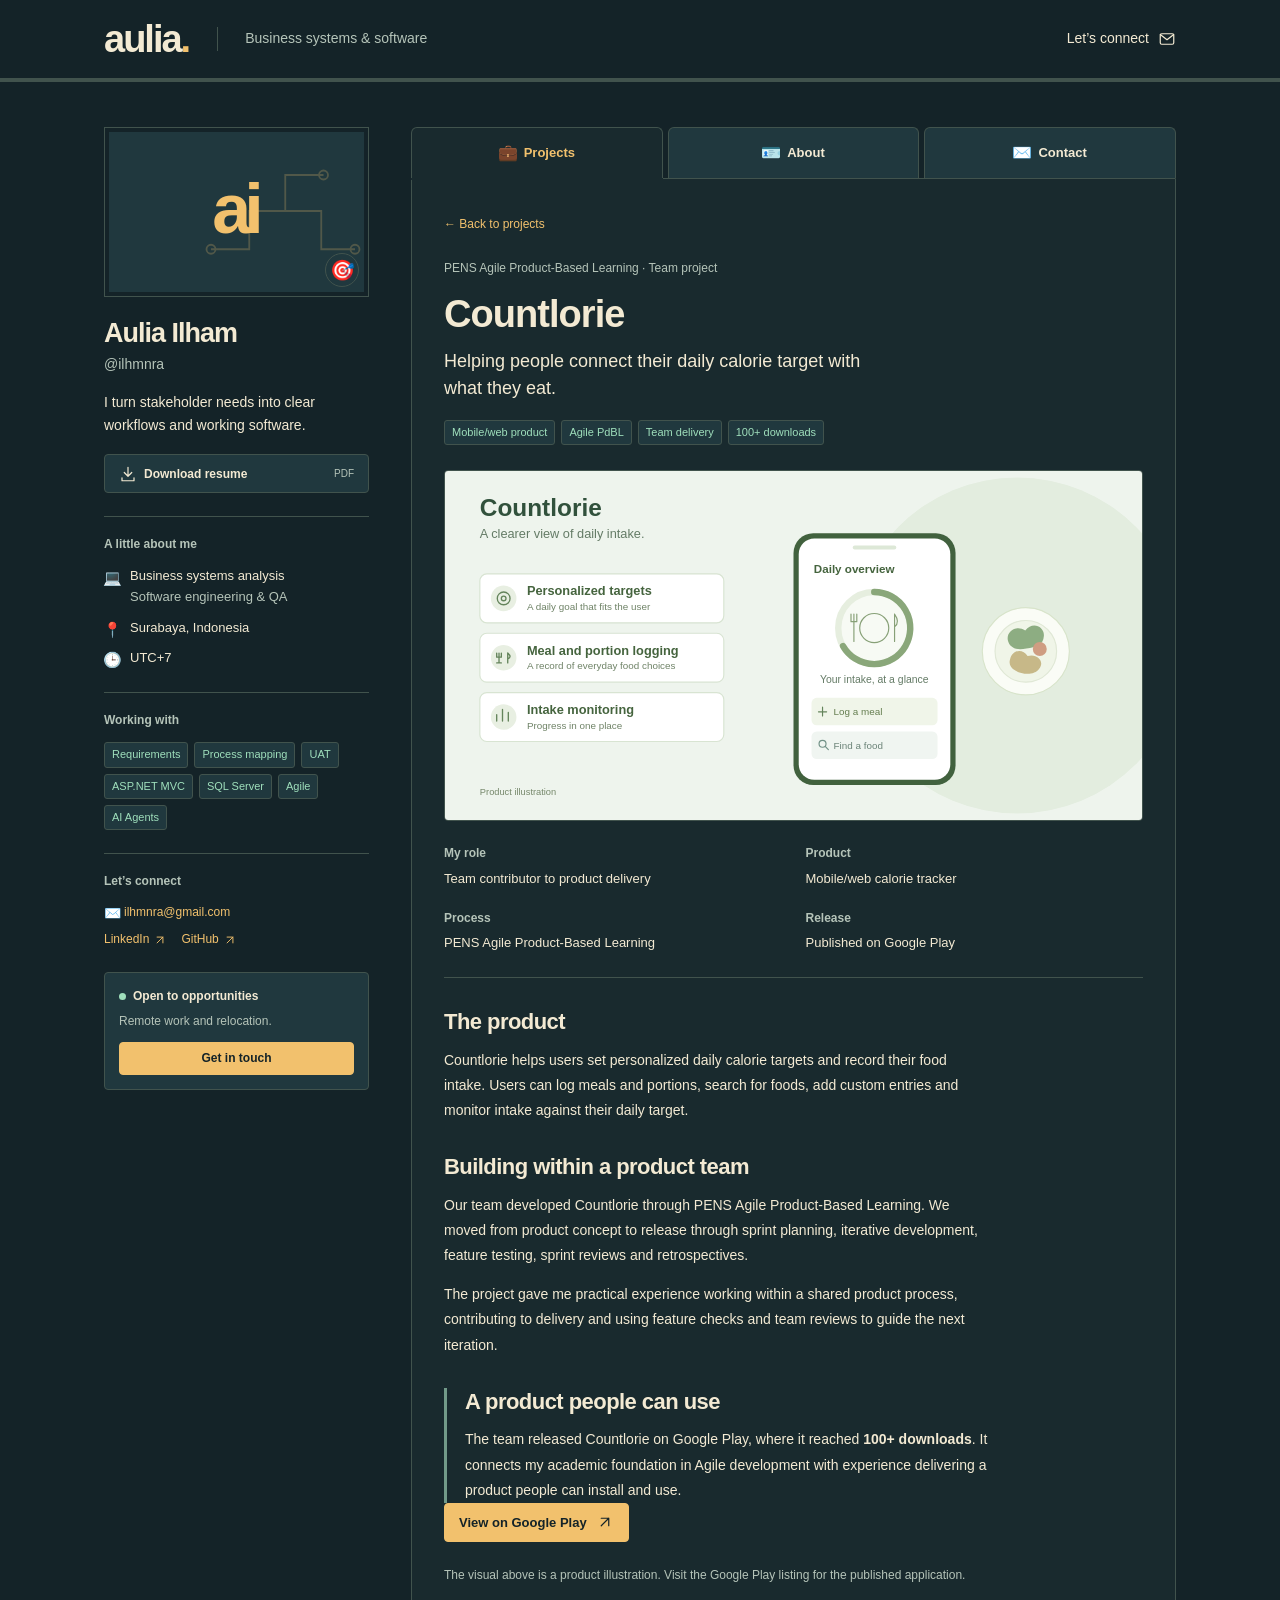
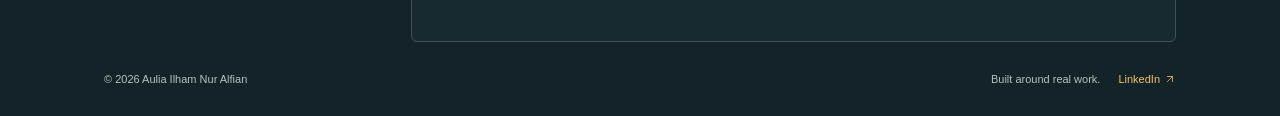
<file: aulia-ilham-portfolio/projects/countlorie/index.html>
<!doctype html><html lang="en"><head><meta charset="utf-8"><meta name="viewport" content="width=device-width,initial-scale=1"><title>Page moved | Aulia Ilham</title><link rel="canonical" href="https://ilhmnra.github.io/projects/countlorie/"><meta http-equiv="refresh" content="0; url=https://ilhmnra.github.io/projects/countlorie/"><script>location.replace('https://ilhmnra.github.io/projects/countlorie/');</script></head><body><h1>This page has moved</h1><p><a href="https://ilhmnra.github.io/projects/countlorie/">Continue to Aulia Ilham’s portfolio</a></p></body></html>
</file>
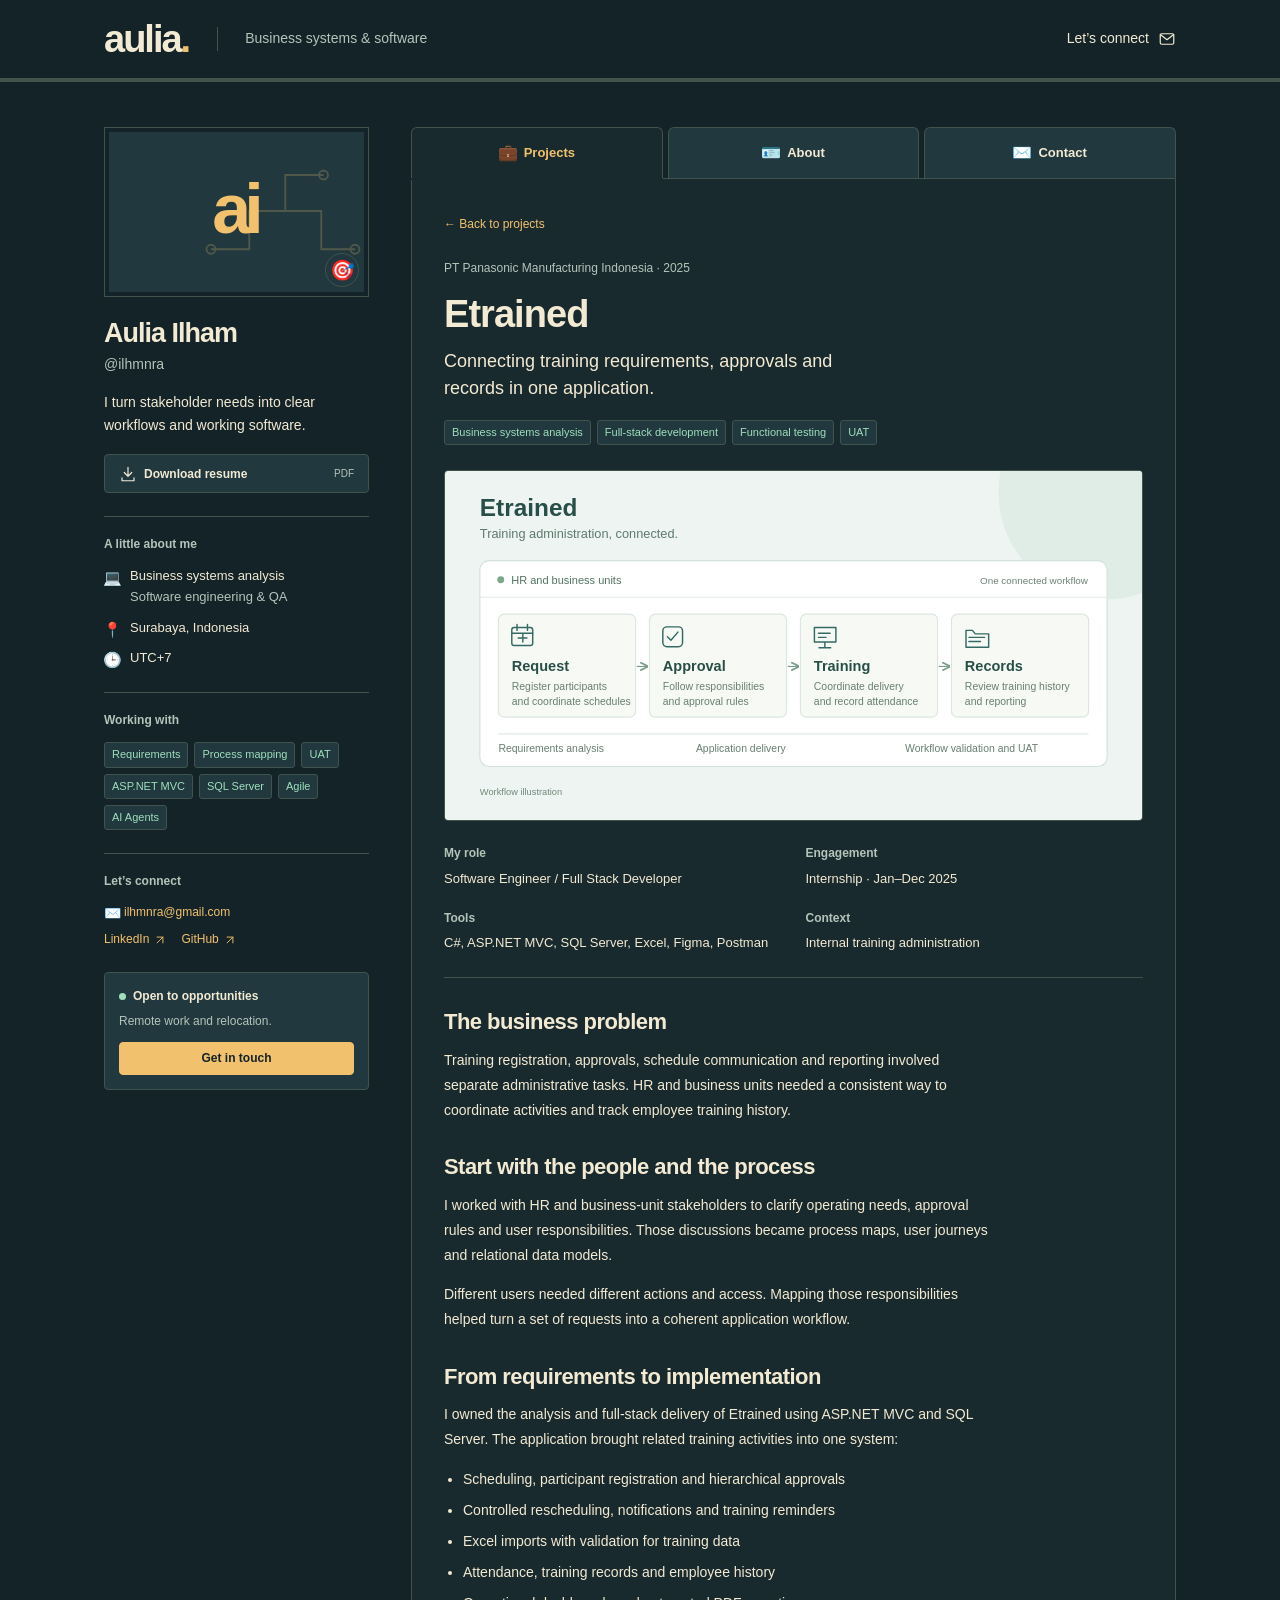
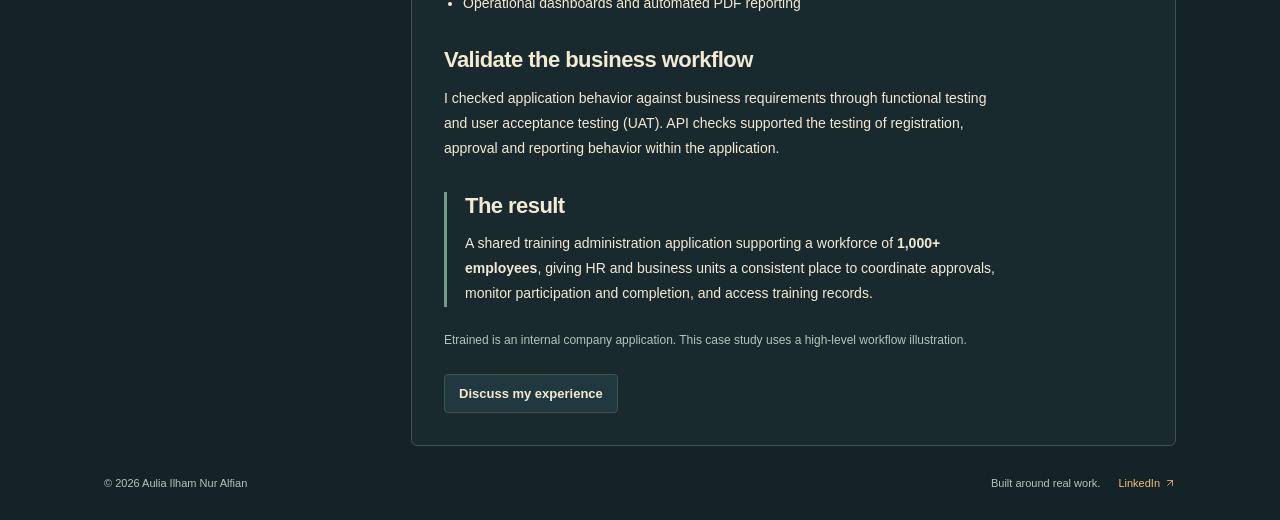
<file: aulia-ilham-portfolio/projects/etrained/index.html>
<!doctype html><html lang="en"><head><meta charset="utf-8"><meta name="viewport" content="width=device-width,initial-scale=1"><title>Page moved | Aulia Ilham</title><link rel="canonical" href="https://ilhmnra.github.io/projects/etrained/"><meta http-equiv="refresh" content="0; url=https://ilhmnra.github.io/projects/etrained/"><script>location.replace('https://ilhmnra.github.io/projects/etrained/');</script></head><body><h1>This page has moved</h1><p><a href="https://ilhmnra.github.io/projects/etrained/">Continue to Aulia Ilham’s portfolio</a></p></body></html>
</file>
<file: assets/styles.css>
:root{
  color-scheme:dark;
  --canvas:#142328;
  --paper:#192a2e;
  --surface:#20383e;
  --pale:#243b3d;
  --line:#41534d;
  --ink:#f3ead3;
  --muted:#b5c4b9;
  --amber:#f2c16d;
  --mint:#9fdfbc;
  --blue:var(--amber);
  --blue-dark:var(--amber);
  --green:var(--mint);
  --heading:"Trebuchet MS",Arial,sans-serif;
  --body:Arial,Helvetica,sans-serif;
}
a[href],button:not(:disabled){cursor:pointer}
*{box-sizing:border-box}html{scroll-behavior:smooth}body{margin:0;background:var(--canvas);color:var(--ink);font:15px/1.65 var(--body)}a{color:var(--blue-dark);text-decoration:none;text-underline-offset:3px}a:hover{text-decoration:underline}a:focus-visible,button:focus-visible{outline:3px solid #c07129;outline-offset:4px}button{font:inherit}button,a{-webkit-tap-highlight-color:transparent}img{max-width:100%;height:auto;display:block}h1,h2,h3,p,ul,ol,dl{margin:0}h1,h2,h3{font-family:var(--heading);line-height:1.25;letter-spacing:-.025em}h1{font-size:32px}h2{font-size:22px}h3{font-size:19px}p+p{margin-top:14px}.icon{width:18px;height:18px;flex:0 0 auto;vertical-align:middle}.skip-link{position:fixed;z-index:5;left:16px;top:-100px;background:#fff;padding:10px 16px;border:2px solid var(--blue)}.skip-link:focus{top:12px}.masthead{background:var(--blue);border-bottom:4px solid #b9d1cc;color:#fff}.masthead-inner{max-width:1120px;margin:auto;min-height:78px;display:flex;align-items:center;gap:28px;padding:8px 24px}.wordmark{font-family:var(--heading);font-size:38px;line-height:1;font-weight:bold;letter-spacing:-2px;color:#fff}.wordmark span{color:#bfded8}.wordmark:hover{text-decoration:none}.masthead p{border-left:1px solid #6e938d;padding-left:27px;color:#e3efeb;font-size:14px}.header-contact{margin-left:auto;display:inline-flex;align-items:center;gap:9px;color:#fff;font-size:14px}.layout{max-width:1120px;margin:38px auto 0;display:grid;grid-template-columns:258px minmax(0,1fr);gap:34px;padding:0 24px;align-items:start}.profile{position:sticky;top:26px}.avatar{height:154px;border:1px solid var(--line);background:#e1ede9;position:relative;overflow:hidden;display:flex;align-items:center;justify-content:center;box-shadow:inset 0 0 0 6px #fff;margin-bottom:20px}.avatar span{font:bold 70px/.9 var(--heading);letter-spacing:-7px;color:var(--blue-dark);position:relative;z-index:1;margin:0 4px 5px 0}.avatar svg{position:absolute;right:-5px;bottom:-14px;width:180px;opacity:.23;fill:none;stroke:var(--blue);stroke-width:1.6}.profile h2{font-size:27px;letter-spacing:-1px}.handle{font-size:14px;color:var(--muted);margin-top:2px}.profile-intro{font-size:14px;margin-top:15px;line-height:1.65}.button{display:inline-flex;justify-content:center;align-items:center;gap:9px;min-height:39px;padding:8px 14px;border-radius:4px;border:1px solid transparent;font-weight:bold;font-size:13px;line-height:1.5;text-decoration:none}.button:hover{text-decoration:none}.secondary{background:linear-gradient(#fff,#f0f5f3);border-color:#cbdcd7;color:var(--blue-dark)}.secondary:hover{background:#e7f0ec}.primary{background:var(--blue);border-color:var(--blue);color:#fff}.primary:hover{background:var(--blue-dark)}.positive{color:#fff;background:var(--green);border-color:#326348}.positive:hover{background:#326348}.resume-button{width:100%;margin-top:17px;font-size:12px;gap:7px}.file-type{font-size:10px;font-weight:normal;color:var(--muted);margin-left:auto}.profile-details{font-size:13px}.profile-details p{position:relative;padding-left:26px;line-height:1.6}.profile-details .icon{position:absolute;left:0;top:3px;width:16px;height:16px;color:#557061}.profile-details span{color:var(--muted)}.chips{display:flex;list-style:none;padding:0;gap:6px;flex-wrap:wrap}.chips li{font-size:11px;line-height:1.4;padding:4px 7px;background:#f0f5f3;border:1px solid #dce7e2;color:#506d68;border-radius:3px}.sidebar-section>.chips{margin-top:0}.profile-links{display:flex;flex-wrap:wrap;gap:7px 14px;font-size:12px}.profile-links>a{display:inline-flex;align-items:center;gap:4px}.profile-links>a:first-child{width:100%}.profile-links .icon{width:14px;height:14px}.availability{padding:14px;border:1px solid #d4e3da;border-radius:4px;background:#ebf3ed;font-size:12px}.availability p{font-weight:bold;color:#375e4c;display:flex;gap:7px;align-items:center;margin-bottom:5px}.status-dot{height:7px;width:7px;background:var(--green);border-radius:100%;display:inline-block;flex:0 0 auto}.availability>span{display:block;color:#557163;line-height:1.6}.availability .button{margin-top:11px;min-height:33px;padding:5px;width:100%;font-size:12px}.content-column{min-width:0}.tabs{display:grid;grid-template-columns:repeat(3,1fr);gap:5px;position:relative;z-index:1}.tabs a{border:1px solid #d6e3de;border-bottom:0;background:#e1ede9;border-radius:6px 6px 0 0;display:flex;align-items:center;justify-content:center;gap:7px;min-height:51px;color:#45665f;font-size:13px;font-weight:bold}.tabs a:hover{background:#ebf3ef;text-decoration:none}.tabs a[aria-current=page]{background:#fff;color:var(--blue-dark);box-shadow:0 2px 0 #fff}.tabs .icon{width:17px;height:17px}main{background:#fff;border:1px solid var(--line);padding:30px;min-height:600px;border-radius:0 0 6px 6px}main:focus{outline:0}.page-heading{margin-bottom:27px}.page-heading h1{font-size:30px;max-width:570px}.page-heading p{margin-top:12px;color:var(--muted);font-size:14px;max-width:60ch}.collection-heading{display:flex;align-items:baseline;justify-content:space-between;gap:12px;margin-bottom:14px}.collection-heading h2{font-size:18px}.result-count{font-size:12px;color:var(--muted)}.filters{display:flex;gap:7px;flex-wrap:wrap;margin-bottom:20px}.filter{border:1px solid #d5e3dd;border-radius:4px;background:#fff;color:var(--muted);padding:6px 10px;cursor:pointer;font-size:12px;line-height:1.5}.filter:hover{background:#f1f6f3}.filter[aria-pressed=true]{border-color:#96b7ad;background:#ebf3ef;color:#254f50;font-weight:bold}.project-card{border:1px solid var(--line);border-radius:5px;overflow:hidden;margin-bottom:24px;background:#fff}.project-card[hidden]{display:none}.project-card-copy{padding:21px 21px 18px}.project-context{display:flex;align-items:center;gap:10px;font-size:11px;font-weight:bold;color:#506f67;line-height:1.5;margin-bottom:15px}.project-context small{display:block;font-size:11px;font-weight:normal;color:#557061;margin-top:1px}.company-mark{display:flex;align-items:center;justify-content:center;background:#e7f0ec;color:#376859;border:1px solid #cbded5;width:34px;height:34px;font:700 19px var(--heading);border-radius:5px}.company-mark.mint{background:#edf3e9;border-color:#dce8d2;color:#607b48}.project-card h3{font-size:27px;letter-spacing:-.6px}.project-card h3 a{color:var(--ink)}.project-subtitle{font-weight:bold;font-size:14px;margin:7px 0 9px}.project-card-copy>p:last-child{font-size:13px;color:var(--muted);line-height:1.75;margin-top:0}.project-visual{display:block;border-top:1px solid #dfe9e3;border-bottom:1px solid #dfe9e3;background:#ebf3ef}.project-visual img{width:100%;aspect-ratio:2/1;object-fit:contain}.project-card-bottom{padding:15px 21px 17px}.project-card-bottom .chips{margin-bottom:13px}.read-link{font-size:13px;font-weight:bold;display:inline-flex;gap:8px;align-items:center}.project-actions{display:flex;align-items:center;gap:22px;flex-wrap:wrap}.text-link{display:inline-flex;align-items:center;gap:4px;font-size:12px}.text-link .icon{width:14px;height:14px}.closing-note{margin-top:31px;padding-top:23px;border-top:1px solid var(--line)}.closing-note h2{font-size:20px}.closing-note p{font-size:14px;color:var(--muted);margin:10px 0 13px;max-width:60ch}.closing-note a{font-size:13px;font-weight:bold}.back-link{font-size:12px;display:inline-block;margin-bottom:24px}.case-context{font-size:12px;color:var(--muted);margin-bottom:12px}.case-header h1{font-size:38px}.case-deck{font-size:18px;line-height:1.5;max-width:42ch;margin-top:10px}.case-header .chips{margin-top:18px}.case-image{width:100%;border:1px solid var(--line);border-radius:4px;margin-top:25px}.project-facts{display:grid;grid-template-columns:1fr 1fr;column-gap:24px;row-gap:19px;padding:23px 0;border-bottom:1px solid var(--line)}dt{font-size:12px;font-weight:bold;color:var(--muted);margin-bottom:5px}dd{margin:0;font-size:13px;line-height:1.6}.case-study>section{margin-top:30px}.case-study h2{font-size:22px;margin-bottom:12px}.case-study section p{font-size:14px;line-height:1.8;max-width:70ch}.feature-list{padding-left:19px;margin-top:14px;font-size:14px;line-height:1.8}.feature-list li+li{margin-top:6px}.outcome{border-left:3px solid #a6c7bb;padding-left:18px}.project-note{font-size:12px;color:var(--muted);line-height:1.6;margin:24px 0}.experience-list{list-style:none;padding:0}.experience-list>li{padding:24px 0;border-top:1px solid var(--line)}.experience-list>li:first-child{padding-top:0;border-top:0}.experience-top{display:flex;justify-content:space-between;align-items:baseline;gap:15px}.experience-top h2{font-size:20px}.experience-top time{font-size:12px;color:var(--muted);white-space:nowrap}.experience-list h3{font-size:14px;line-height:1.5;margin-top:9px;letter-spacing:0;font-weight:normal}.experience-list .engagement{font-size:11px;margin-top:7px;color:#557061}.experience-list p:last-of-type{font-size:13px;color:var(--muted);margin-top:10px}.experience-list a{font-size:13px;font-weight:bold;display:inline-block;margin-top:12px}.prose>section+section{margin-top:30px;padding-top:26px;border-top:1px solid var(--line)}.prose h2{font-size:22px;margin-bottom:13px}.prose h3{font-size:16px;line-height:1.5;margin:12px 0 9px}.prose p{font-size:14px;line-height:1.8}.recognition{display:flex;gap:15px}.award-icon{font-size:29px;color:#7d6635;line-height:1.2}.recognition h2{font-size:20px}.recognition p+p{margin-top:9px}.recognition a{display:inline-flex;gap:5px;align-items:center;font-size:12px;margin-top:13px}.recognition a .icon{width:13px;height:13px}.skills-list>div{margin-top:18px}.skills-list dt{font-size:13px;color:var(--ink)}.skills-list dd{font-size:14px;color:var(--muted)}.contact-intro{display:flex;align-items:flex-start;gap:10px;padding:17px;background:#eff5ef;border:1px solid #dce7db;border-radius:4px}.contact-intro .status-dot{margin-top:8px}.contact-intro p{font-size:13px;color:#4a6b54}.contact-list{margin:24px 0 28px}.contact-list>div{padding:17px 0;border-bottom:1px solid var(--line)}.contact-list dd a{display:inline-flex;align-items:center;gap:5px;font-size:15px;overflow-wrap:anywhere}.contact-list .icon{width:15px;height:15px}.resume-note{margin-top:40px;padding-top:25px;border-top:1px solid var(--line)}.resume-note h2{font-size:20px}.resume-note p{font-size:14px;color:var(--muted);margin:11px 0}.resume-note a{font-size:13px;font-weight:bold}.footer{max-width:1120px;margin:28px auto 0;padding:0 24px 28px;display:flex;align-items:center;gap:18px;color:#557061;font-size:11px}.footer>span:nth-child(2){margin-left:auto}.footer a{display:inline-flex;gap:4px;align-items:center}.footer .icon{width:12px;height:12px}
@media(min-width:1280px){.layout{margin-top:45px;gap:42px;grid-template-columns:265px minmax(0,1fr)}main{padding:32px}.avatar{height:170px}}
@media(max-width:850px){.layout{grid-template-columns:210px minmax(0,1fr);gap:22px;padding:0 20px;margin-top:26px}.masthead-inner{padding-left:20px;padding-right:20px}.profile h2{font-size:24px}.avatar{height:140px}.profile-intro{font-size:13px}main{padding:24px}.tabs a{gap:6px;font-size:12px}.tabs .icon{width:14px;height:14px}.page-heading h1{font-size:27px}.project-card-copy,.project-card-bottom{padding-left:17px;padding-right:17px}.project-facts{grid-template-columns:1fr}.experience-top{display:block}.experience-top time{display:block;margin-top:5px}}
@media(max-width:650px){.masthead-inner{min-height:63px;gap:17px;padding:10px 18px}.wordmark{font-size:32px}.masthead p{font-size:11px;border-left:0;padding-left:0;max-width:130px;line-height:1.4}.header-contact{font-size:11px}.header-contact .icon{display:none}.layout{display:block;margin-top:22px;padding:0 16px}.profile{position:static;display:grid;grid-template-columns:78px minmax(0,1fr);column-gap:17px;margin:0 3px 26px}.avatar{grid-column:1;grid-row:1/4;height:82px;width:78px;box-shadow:inset 0 0 0 4px #fff;margin:0}.avatar span{font-size:45px;letter-spacing:-4px}.avatar svg{width:120px;right:-27px}.profile h2{grid-column:2;font-size:25px;align-self:end}.profile .handle{grid-column:2;margin-top:0;font-size:12px}.profile-intro{grid-column:1/-1;margin-top:16px;font-size:14px}.resume-button{grid-column:2;grid-row:3;margin-top:8px;width:max-content;min-height:31px;padding:5px 8px;font-size:11px}.resume-button .icon{width:13px;height:13px}.file-type{font-size:9px}.profile-details{display:flex;gap:12px 20px;flex-wrap:wrap}.profile-details p{font-size:11px}.profile-details p+p{margin-top:0}.profile-details .icon{width:14px;height:14px;top:2px}.profile-details span{font-size:11px}.sidebar-section>.chips{gap:5px}.sidebar-section>.chips li{font-size:10px;padding:3px 6px}.profile-links{gap:8px 16px}.profile-links>a:first-child{width:auto}.availability{grid-column:1/-1;display:grid;grid-template-columns:1fr auto;column-gap:15px;padding:12px 13px}.availability p{grid-column:1;font-size:11px;margin:0}.availability>span{grid-column:1;font-size:11px;line-height:1.5;margin-top:3px}.availability>span br{display:none}.availability .button{grid-column:2;grid-row:1/3;margin:0;width:auto;align-self:center;font-size:11px;min-height:33px;padding:6px 13px}.tabs{gap:4px}.tabs a{min-height:45px;font-size:12px;gap:5px}main{padding:24px 19px;min-height:400px}.page-heading{margin-bottom:23px}.page-heading h1{font-size:28px;max-width:440px}.page-heading p{font-size:13px;margin-top:11px}.filters{gap:5px}.filter{font-size:11px;padding:5px 8px}.project-card-copy{padding:18px 16px}.project-card h3{font-size:26px}.project-subtitle{font-size:13px}.project-card-copy>p:last-child{font-size:12px}.project-context{font-size:10px}.project-context small{font-size:10px}.project-card-bottom{padding:13px 16px 16px}.project-card-bottom .chips{gap:5px}.project-card-bottom .chips li{font-size:10px}.project-actions{gap:19px}.read-link{font-size:12px}.case-header h1{font-size:34px}.case-deck{font-size:17px}.case-study h2{font-size:21px}.case-study section p{font-size:14px}.case-header .chips{gap:5px}.case-header .chips li{font-size:10px}.project-facts{grid-template-columns:1fr 1fr;gap:17px}.project-facts dd{font-size:12px}.project-facts dt{font-size:11px}.experience-top{display:flex}.experience-top h2{font-size:19px}.experience-top time{font-size:11px;margin-top:0}.experience-list h3{font-size:13px}.footer{padding:0 19px 24px;font-size:10px;flex-wrap:wrap;gap:8px 16px}.footer>span:nth-child(2){display:none}.footer>a{margin-left:auto}}
@media(max-width:370px){.masthead-inner{gap:12px}.masthead p{font-size:10px;max-width:115px}.header-contact{font-size:10px}.layout{padding:0 10px}.tabs a{font-size:11px;gap:4px}.tabs .icon{width:13px;height:13px}main{padding:22px 15px}.experience-top{display:block}.experience-top time{margin-top:4px}.project-facts{grid-template-columns:1fr}}
/* The reference's familiar profile layout, in a quieter mineral teal palette. */
.emoji-icon{display:inline-flex;align-items:center;justify-content:center;width:18px;flex:0 0 18px;font-size:15px;line-height:1.2;letter-spacing:0;font-family:"Segoe UI Emoji","Apple Color Emoji",sans-serif;vertical-align:middle}
.tabs .emoji-icon{font-size:16px}
.avatar .avatar-badge{position:absolute;right:9px;bottom:9px;display:flex;align-items:center;justify-content:center;width:34px;height:34px;margin:0;border:1px solid #d0dfd8;border-radius:50%;background:#fff;font:20px/1 "Segoe UI Emoji","Apple Color Emoji",sans-serif;letter-spacing:0;z-index:2}
.sidebar-section{margin-top:23px;padding-top:18px;border-top:1px solid var(--line)}
.sidebar-heading{font-family:var(--body);font-size:12px;letter-spacing:0;line-height:1.5;color:#536f66;margin-bottom:13px}
.profile-details .emoji-icon{position:absolute;left:0;top:3px;width:17px;font-size:15px}
.profile-details p+p{margin-top:10px}
.profile-links .emoji-icon{font-size:14px;width:16px;flex-basis:16px}
.profile .availability{margin-top:22px}
.about-intro{margin-bottom:27px}
.about-intro h1{font-size:21px;letter-spacing:-.02em}
.about-intro>p{font-size:13px;line-height:1.7;color:var(--muted);margin-top:7px}
.about-story>h2{font-size:30px;letter-spacing:-.035em;margin:0 0 16px}
.about-story>p{font-size:14px;line-height:1.9;max-width:75ch;color:#526d61}
.about-story>p+p{margin-top:17px}
.career-highlights{display:grid;grid-template-columns:repeat(3,minmax(0,1fr));margin-top:28px;background:#f4f8f5;border:1px solid #e0e9e2}
.career-highlights>div,.career-highlights>article{position:relative;min-width:0;padding:19px 16px 17px;border-left:1px solid #dfe8e0}
.career-highlights>div:first-child,.career-highlights>article:first-child{border-left:0}
.highlight-icon{display:inline-flex;align-items:center;justify-content:center;margin-right:7px;font-size:20px;vertical-align:middle}
.career-highlights strong,.highlight-value{font-family:var(--heading);font-size:25px;font-weight:bold;line-height:1.25;color:var(--blue);letter-spacing:-.04em;vertical-align:middle}
.career-highlights h3,.highlight-label{font-family:var(--body);font-size:12px;font-weight:bold;line-height:1.5;letter-spacing:0;margin:9px 0 5px;color:#365e4d}
.career-highlights p,.highlight-note{font-size:11px;line-height:1.65;color:#557061}
.about-section{margin-top:30px}
.about-section>h2{display:flex;align-items:center;gap:8px;padding:8px 11px;background:#eaf2ed;border-top:1px solid #d1e0d7;color:#3d6553;font-family:var(--body);font-size:13px;font-weight:bold;letter-spacing:0;line-height:1.5;margin-bottom:22px}
.about-section>h2 .emoji-icon{font-size:16px}
.capability-grid{display:grid;grid-template-columns:repeat(2,minmax(0,1fr));gap:26px 25px}
.capability-grid article{min-width:0}
.capability-grid h3{display:flex;align-items:flex-start;gap:8px;font-family:var(--body);font-size:14px;line-height:1.5;letter-spacing:0;color:#365c4c;margin-bottom:9px}
.capability-grid h3 .emoji-icon{margin-top:2px}
.capability-grid p{font-size:13px;line-height:1.85;color:var(--muted)}
.tool-groups{display:grid;grid-template-columns:repeat(2,minmax(0,1fr));gap:24px}
.tool-groups section{min-width:0}
.tool-groups h3{font-family:var(--body);font-size:13px;line-height:1.5;letter-spacing:0;margin-bottom:10px;color:#3d5f50}
.tool-groups .chips{gap:6px}
.tool-groups .chips li{background:#f5f8f5;color:#587162;border-color:#e0e8df;line-height:1.5;font-size:11px}
.career-list{list-style:none;padding:0}
.career-list>li{position:relative;border-top:1px solid #e0e8e2;padding:22px 0 23px}
.career-list>li:first-child{padding-top:0;border-top:0}
.career-top{display:flex;justify-content:space-between;align-items:baseline;gap:15px}
.career-top time,.career-list>li>time{font-size:11px;line-height:1.5;color:#557061;display:block;margin-bottom:6px;white-space:nowrap}
.career-list h3{font-family:var(--body);font-size:15px;line-height:1.5;letter-spacing:0;color:#2d4f3f}
.career-company{font-size:12px;line-height:1.7;color:#557061;margin-top:4px}
.career-summary{font-size:13px;line-height:1.85;color:var(--muted);margin-top:10px}
.career-list details{margin-top:12px;font-size:12px;line-height:1.75;color:#5d7868}
.career-list summary{cursor:pointer;font-weight:bold;color:#3d6854;list-style-position:inside;width:fit-content}
.career-list summary:focus-visible{outline:3px solid #c07129;outline-offset:4px}
.career-list details[open] summary{margin-bottom:8px}
.career-list details ul{padding-left:20px;font-size:12px;line-height:1.85}
.career-list details li+li{margin-top:5px}
.career-list details a{font-weight:bold}
.education-list{display:grid;gap:23px}
.education-list article+article{padding-top:21px;border-top:1px solid #e1e8e1}
.education-list h3{font-family:var(--body);font-size:14px;line-height:1.6;letter-spacing:0;color:#345541;margin-bottom:6px}
.education-list p{font-size:13px;line-height:1.8;color:var(--muted)}
.education-list p+p{margin-top:8px}
.education-list .education-date,.education-list time{display:block;font-size:11px;color:#557061;margin-bottom:7px}
.education-list a{display:inline-flex;align-items:center;gap:5px;font-size:12px;font-weight:bold;margin-top:10px}
.education-list a .icon{height:13px;width:13px}
.principles-list{list-style:none;padding:0;display:grid;gap:17px}
.principles-list li{display:flex;gap:11px;align-items:flex-start}
.principle-icon{display:flex;align-items:center;justify-content:center;flex:0 0 24px;font-size:19px;line-height:1.5}
.principles-list h3{font-family:var(--body);font-size:13px;line-height:1.5;letter-spacing:0;margin-bottom:5px;color:#3f6451}
.principles-list p{font-size:13px;line-height:1.85;color:var(--muted)}
.about-cta{margin-top:31px;border-top:1px solid #d5e2d8;background:#f2f7f1;padding:21px}
.about-cta h2{font-size:20px;line-height:1.4;color:#345841;margin-bottom:9px}
.about-cta p{font-size:13px;line-height:1.8;color:#557061;margin-bottom:12px}
.about-cta>a{font-size:13px;font-weight:bold;overflow-wrap:anywhere}
@media(max-width:850px){.about-story>h2{font-size:27px}.career-highlights>div,.career-highlights>article{padding:15px 11px}.career-highlights strong,.highlight-value{font-size:22px}.highlight-icon{font-size:17px;margin-right:4px}.career-highlights h3,.highlight-label{font-size:11px}.career-highlights p,.highlight-note{font-size:10px}.capability-grid{gap:22px 20px}.tool-groups{gap:20px}.career-top{display:block}.career-top time{white-space:normal}.capability-grid h3{font-size:13px}}
@media(max-width:650px){.sidebar-section{grid-column:1/-1;margin-top:17px;padding-top:14px}.sidebar-heading{font-size:11px;margin-bottom:10px}.profile-details .emoji-icon{font-size:13px}.profile-details p+p{margin-top:0}.profile .availability{margin-top:17px}.avatar .avatar-badge{width:24px;height:24px;font-size:14px;right:4px;bottom:4px}.about-intro{margin-bottom:25px}.about-intro h1{font-size:21px}.about-intro>p{font-size:12px}.about-story>h2{font-size:27px;line-height:1.25;margin-bottom:14px}.about-story>p{font-size:13px;line-height:1.9}.career-highlights{margin-top:23px}.career-highlights>div,.career-highlights>article{padding:14px 10px 13px}.highlight-icon{display:block;margin:0 0 7px;font-size:18px}.career-highlights strong,.highlight-value{font-size:23px}.career-highlights h3,.highlight-label{font-size:10px;margin-top:8px}.career-highlights p,.highlight-note{font-size:10px;line-height:1.6}.about-section{margin-top:26px}.about-section>h2{font-size:12px;margin-bottom:19px;padding:7px 9px}.capability-grid{grid-template-columns:1fr;gap:22px}.capability-grid h3{font-size:13px;gap:7px}.capability-grid p{font-size:12px;line-height:1.85}.tool-groups{grid-template-columns:1fr;gap:20px}.tool-groups h3{font-size:12px;margin-bottom:8px}.tool-groups .chips li{font-size:10px}.career-list>li{padding:20px 0}.career-list h3{font-size:14px}.career-company{font-size:11px}.career-summary{font-size:12px}.career-list details,.career-list details ul{font-size:11px}.education-list h3{font-size:13px}.education-list p{font-size:12px}.education-list a{font-size:11px}.principles-list h3{font-size:12px}.principles-list p{font-size:12px}.about-cta{padding:18px}.about-cta h2{font-size:19px}.about-cta p,.about-cta>a{font-size:12px}}
@media(max-width:370px){.career-highlights{grid-template-columns:1fr}.career-highlights>div,.career-highlights>article{border-left:0;border-top:1px solid #dfe8e0;padding:13px 14px}.career-highlights>div:first-child,.career-highlights>article:first-child{border-top:0}.highlight-icon{display:inline-flex;margin:0 6px 0 0}.career-highlights h3,.highlight-label{font-size:12px}.career-highlights p,.highlight-note{font-size:11px}.about-story>h2{font-size:25px}}
.working-languages{margin-top:18px;font-size:12px;color:var(--muted)}
@media(prefers-reduced-motion:reduce){html{scroll-behavior:auto}}

.safety-quest-layout .content-column{grid-column:2;grid-row:1}
.safety-quest-layout .profile{grid-column:1;grid-row:1}
.safety-quest-study .case-context{margin-bottom:8px}
.safety-quest-study .case-header h1{font-size:clamp(38px,6vw,56px);line-height:1.08}
.safety-quest-study .case-proposition{max-width:35ch;margin-top:8px;font:700 clamp(21px,3vw,28px)/1.25 var(--heading)}
.safety-quest-study .case-deck{max-width:52ch;margin-top:12px;font-size:16px}
.safety-quest-study .project-actions{gap:8px 12px;margin-top:20px}
.safety-quest-study .button{min-height:44px}
.safety-quest-study .button:active{filter:brightness(.92)}
.case-figure{margin:26px 0 0}
.case-figure .case-image{margin:0}
.case-figure figcaption{margin-top:8px;color:var(--muted);font-size:13px}
.case-contents{margin-top:28px;padding:14px 0;border-block:1px solid var(--line)}
.case-contents h2{font-size:16px;margin:0 0 6px}
.case-contents ol{display:grid;grid-template-columns:repeat(2,minmax(0,1fr));gap:0 20px;padding-left:24px}
.case-contents a{display:inline-flex;align-items:center;min-height:44px;text-decoration:underline}
.safety-quest-study .case-chapter{margin-top:40px;scroll-margin-top:20px}
.case-chapter + .case-chapter{padding-top:24px;border-top:1px solid var(--line)}
.case-chapter h2{display:flex;align-items:baseline;gap:10px;font-size:clamp(22px,3vw,27px)}
.case-chapter h2 span{flex:none;color:var(--muted);font:700 13px/1.3 var(--body)}
.case-chapter h3{font-size:17px;margin:20px 0 6px}
.safety-quest-study .case-chapter p{max-width:64ch;font-size:15px;line-height:1.72}
.case-chapter .case-question{margin:18px 0;padding:12px 16px;background:var(--surface);border-inline-start:3px solid var(--amber);font-weight:700}
.case-flow{margin:16px 0 24px;padding:0 0 0 24px;max-width:64ch}
.case-flow li{padding:8px 0 8px 4px;border-bottom:1px solid var(--line)}
.case-flow li::marker{color:var(--blue-dark);font-weight:700}
@media(max-width:650px){
  .safety-quest-layout .profile{margin:28px 3px 0}
  .case-contents ol{grid-template-columns:1fr}
  .safety-quest-study .case-chapter{margin-top:30px}
}


/* Industrial teal, cream, and amber from the Safety Quest interface. */
a:focus-visible,button:focus-visible,.career-list summary:focus-visible{outline-color:var(--amber)}
.skip-link,.masthead{background:var(--canvas);color:var(--ink);border-color:var(--line)}
.wordmark,.header-contact{color:var(--ink)}
.wordmark span{color:var(--amber)}
.masthead p{color:var(--muted);border-color:var(--line)}
.avatar{background:var(--surface);box-shadow:inset 0 0 0 4px var(--canvas)}
.avatar .avatar-badge,.chips li,.tool-groups .chips li,.company-mark,.company-mark.mint{
  background:var(--surface);border-color:var(--line);color:var(--mint)
}
.sidebar-heading,.profile-details .icon,.project-context,.project-context small,.footer,
.about-story>p,.career-highlights p,.highlight-note,.career-top time,.career-list>li>time,
.career-company,.career-list details,.education-list .education-date,.education-list time,
.about-cta p,.experience-list .engagement,.availability>span,.contact-intro p{color:var(--muted)}
.tabs a,.filter,.secondary{
  background:var(--surface);border-color:var(--line);color:var(--ink)
}
.tabs a:hover,.filter:hover,.secondary:hover{background:var(--pale)}
.tabs a[aria-current=page]{background:var(--paper);color:var(--amber);box-shadow:0 2px 0 var(--paper)}
.filter[aria-pressed=true]{background:var(--pale);color:var(--amber);border-color:#9c854f}
main,.project-card{background:var(--paper)}
.project-card{border-color:var(--line)}
.project-visual{background:var(--surface);border-color:var(--line)}
.primary,.positive{background:var(--amber);border-color:var(--amber);color:var(--canvas)}
.primary:hover,.positive:hover{background:#ffcf7d;border-color:#ffcf7d}
.availability,.contact-intro,.career-highlights,.about-section>h2,.about-cta{
  background:var(--surface);border-color:var(--line)
}
.availability p,.career-highlights h3,.highlight-label,.about-section>h2,.capability-grid h3,
.tool-groups h3,.career-list h3,.career-list summary,.education-list h3,.principles-list h3,.about-cta h2{color:var(--ink)}
.career-highlights>div,.career-highlights>article,.career-list>li,.education-list article+article{border-color:var(--line)}
.outcome{border-left-color:#729a89}
.award-icon{color:var(--amber)}
.safety-quest-card{border-top:2px solid var(--amber)}
.project-safety-mark{font-size:12px;color:var(--amber)}
.safety-quest-visual img{object-fit:cover;object-position:50% 86%}
</file>
